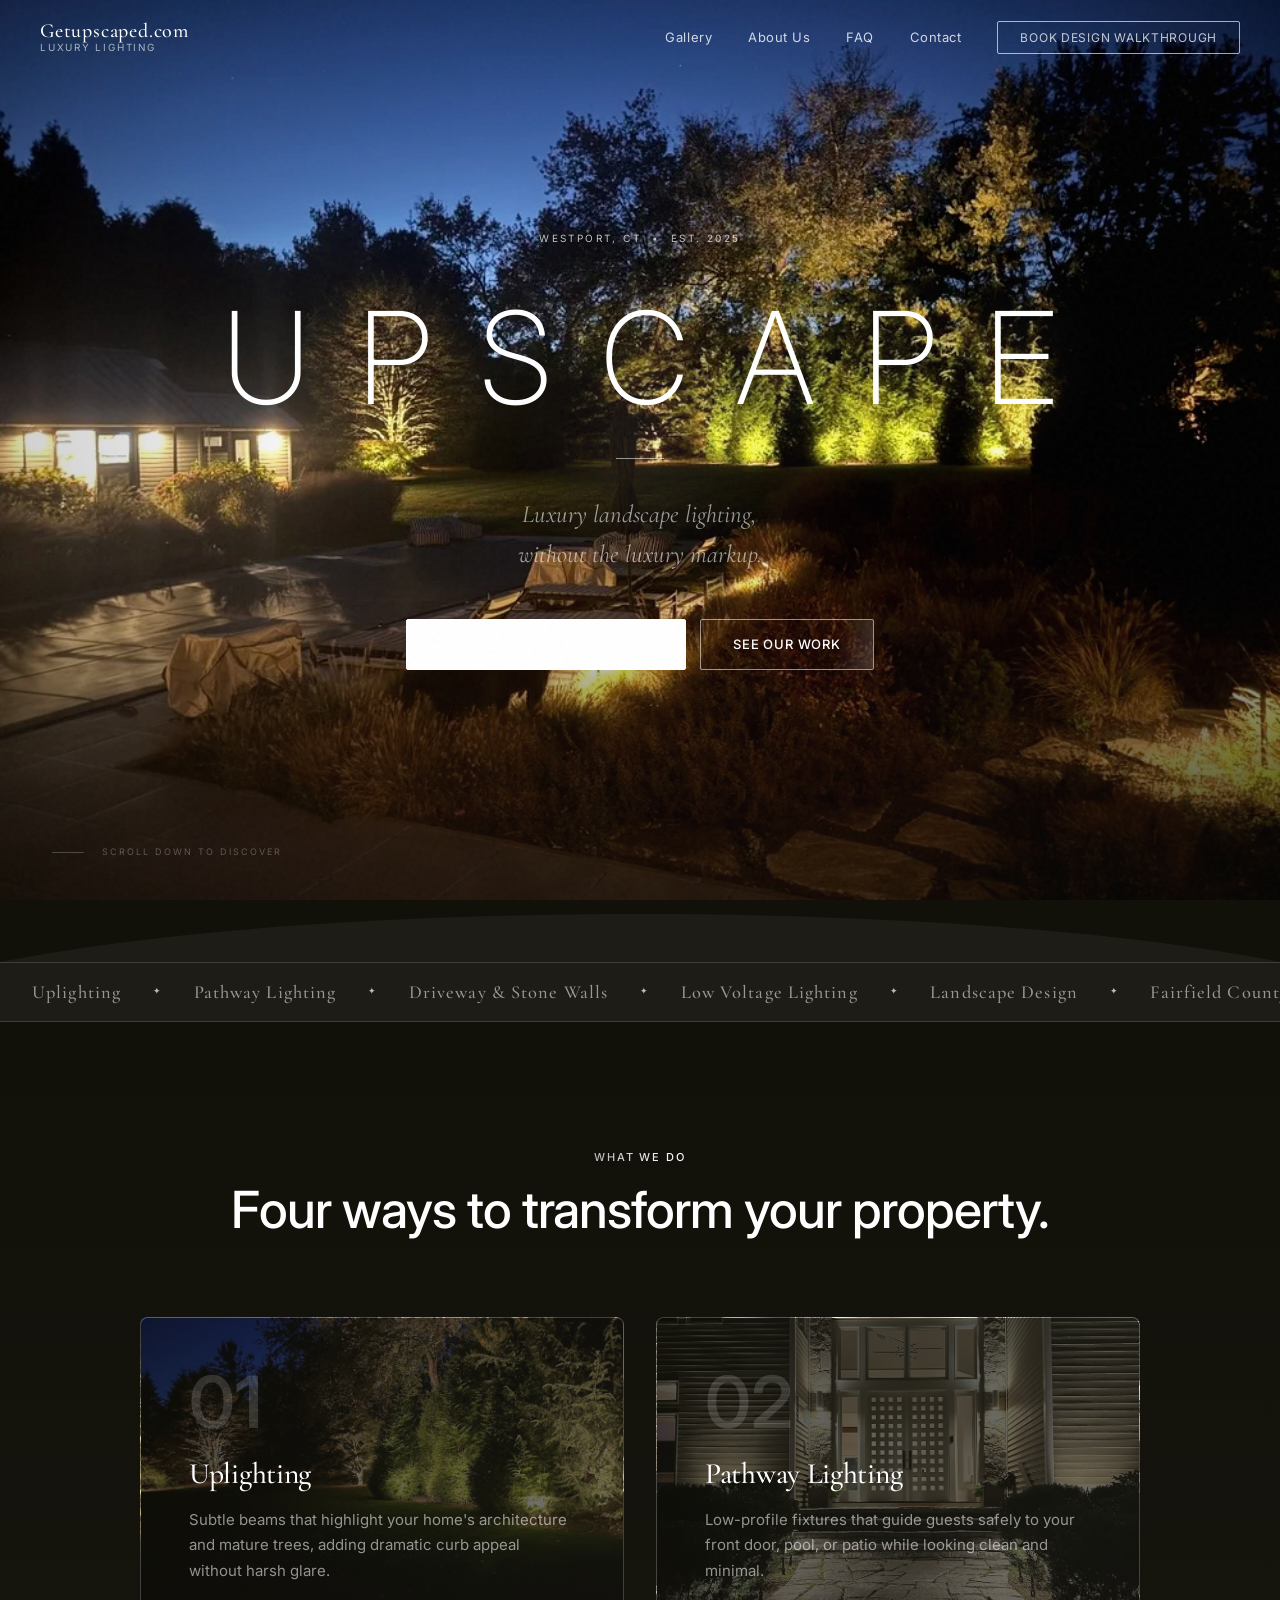
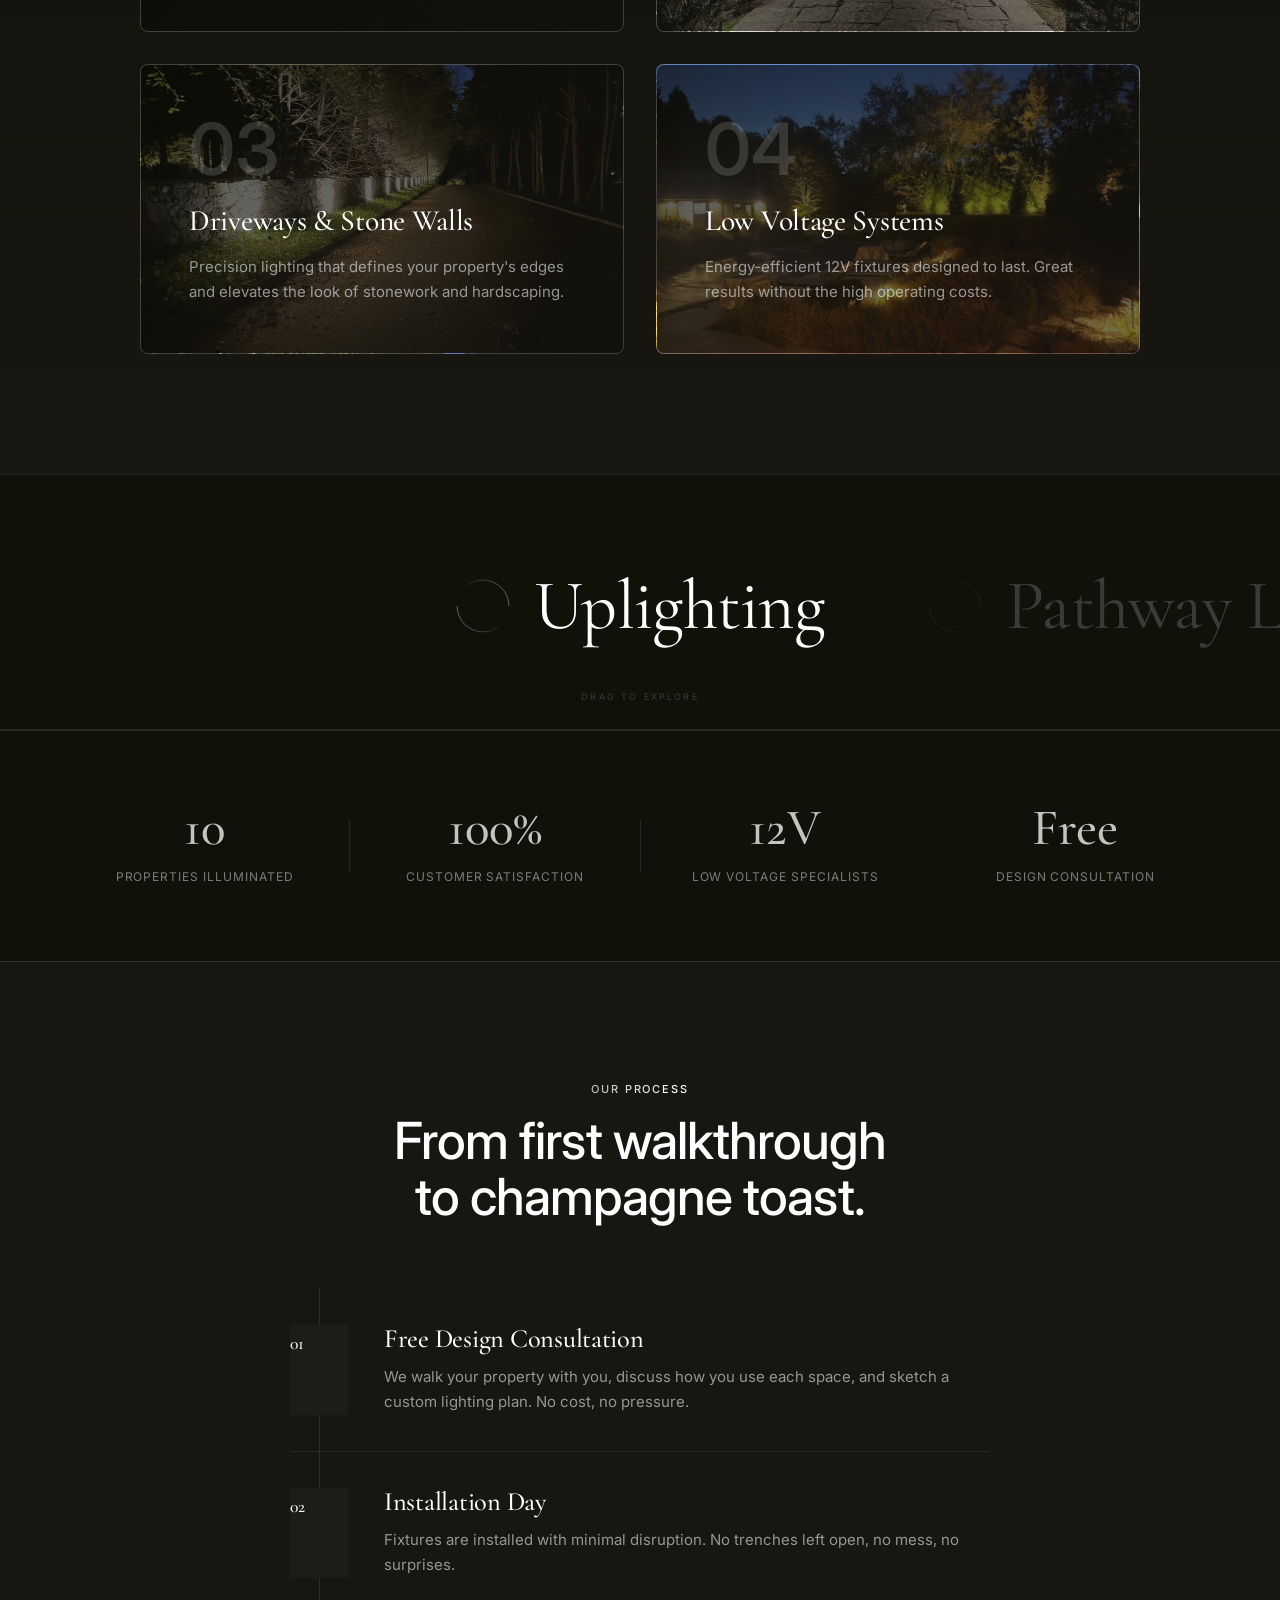
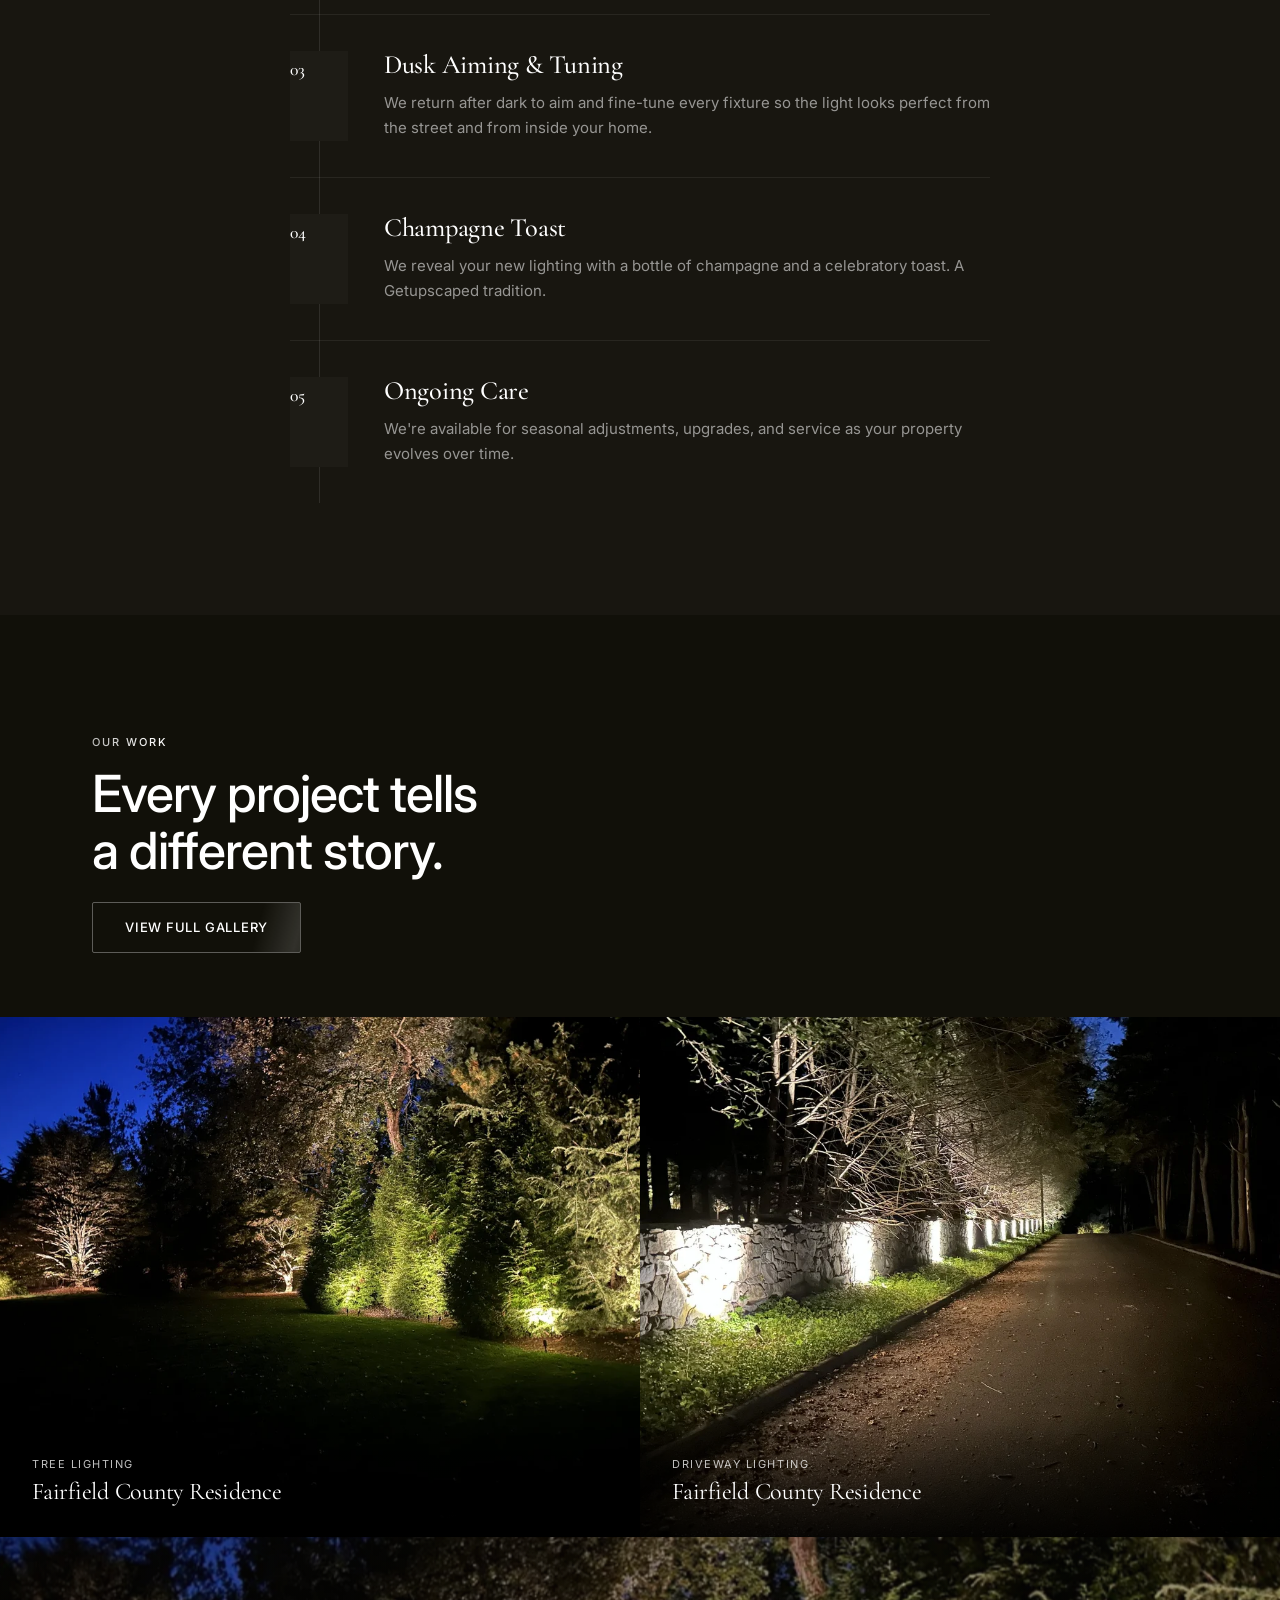
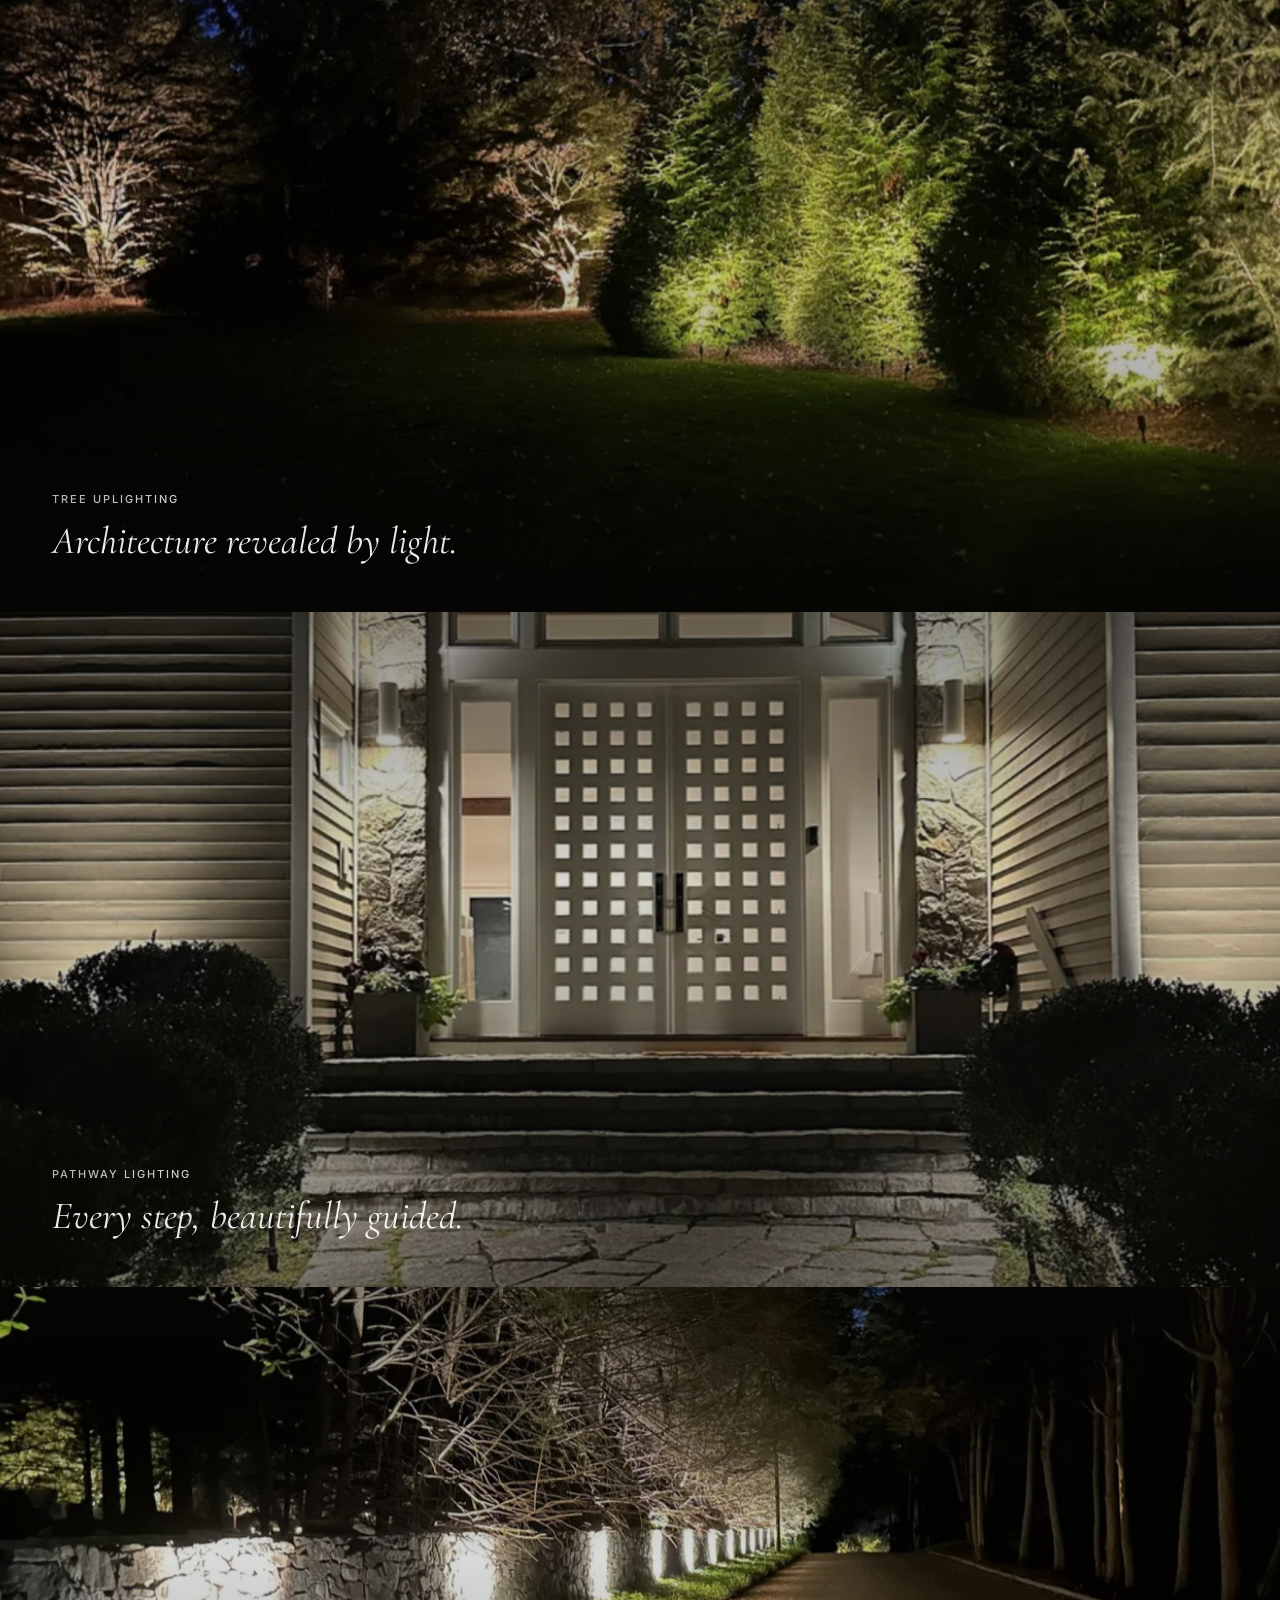
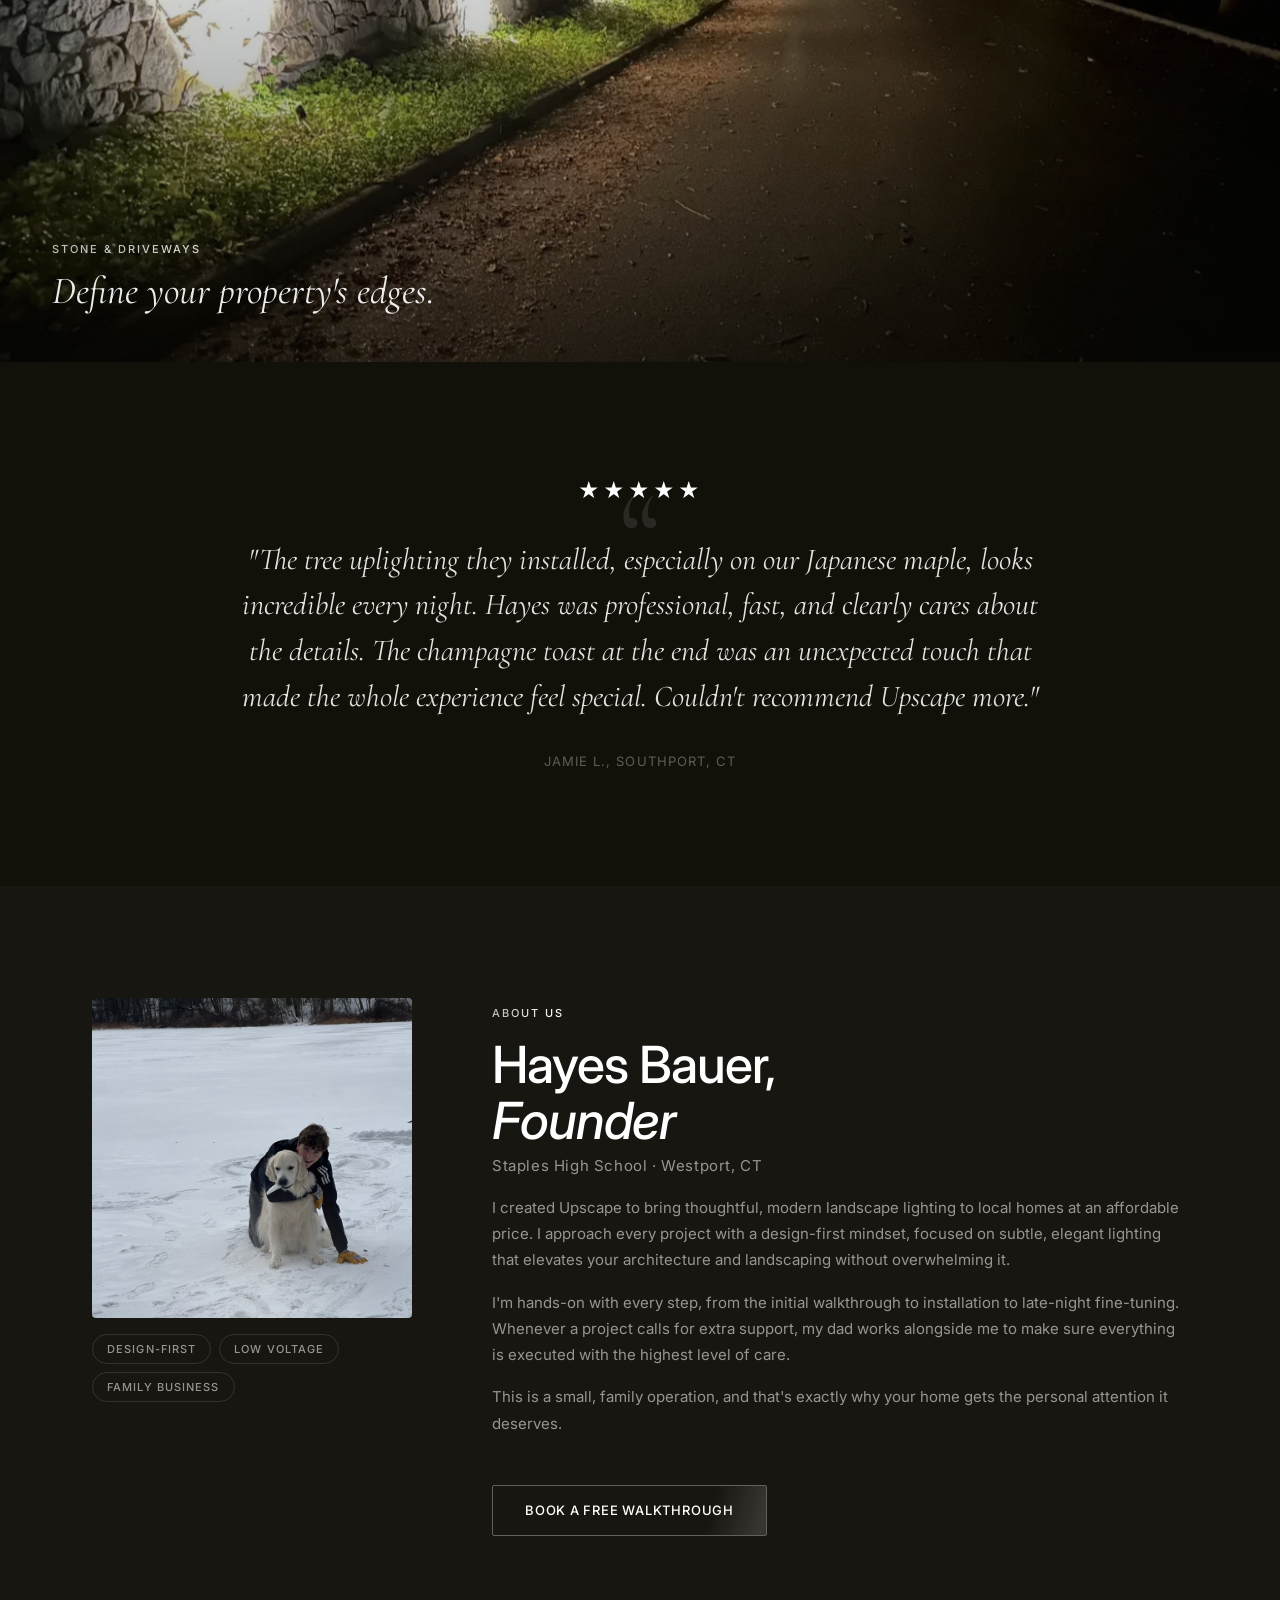
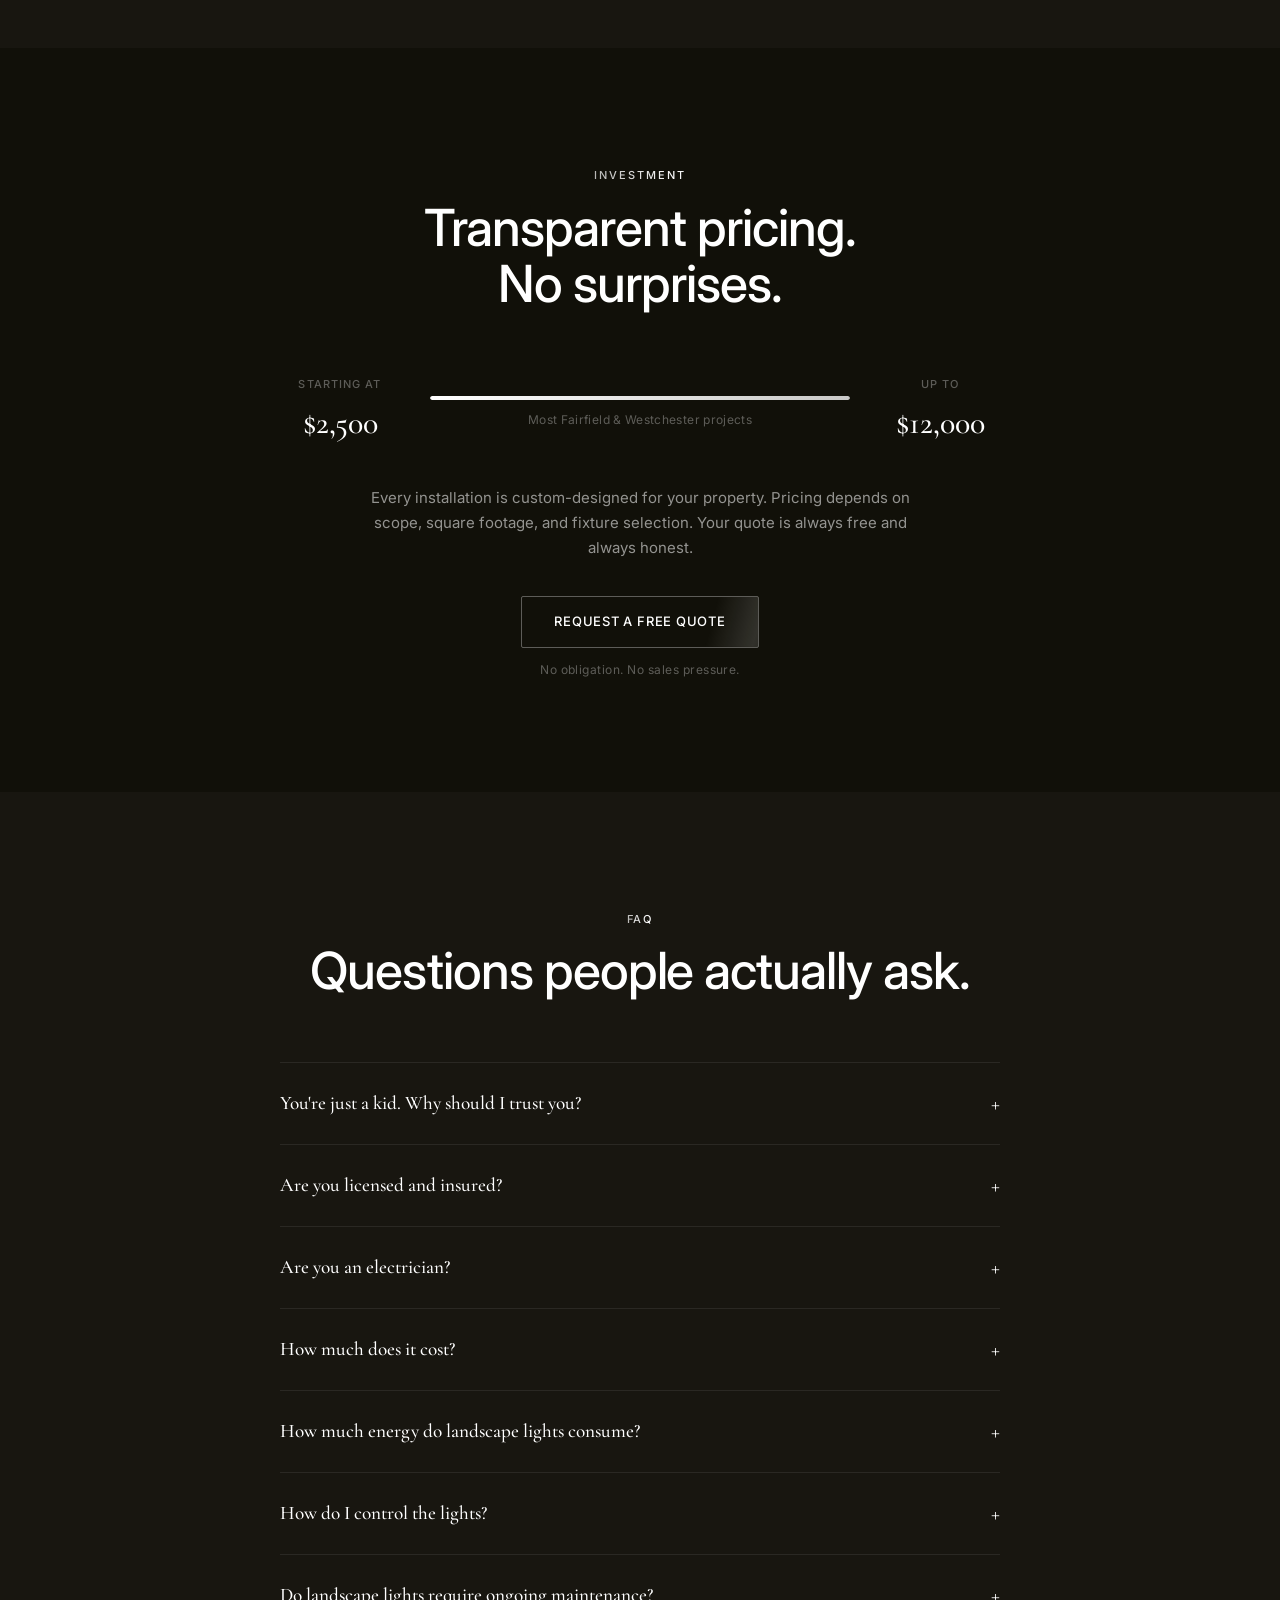
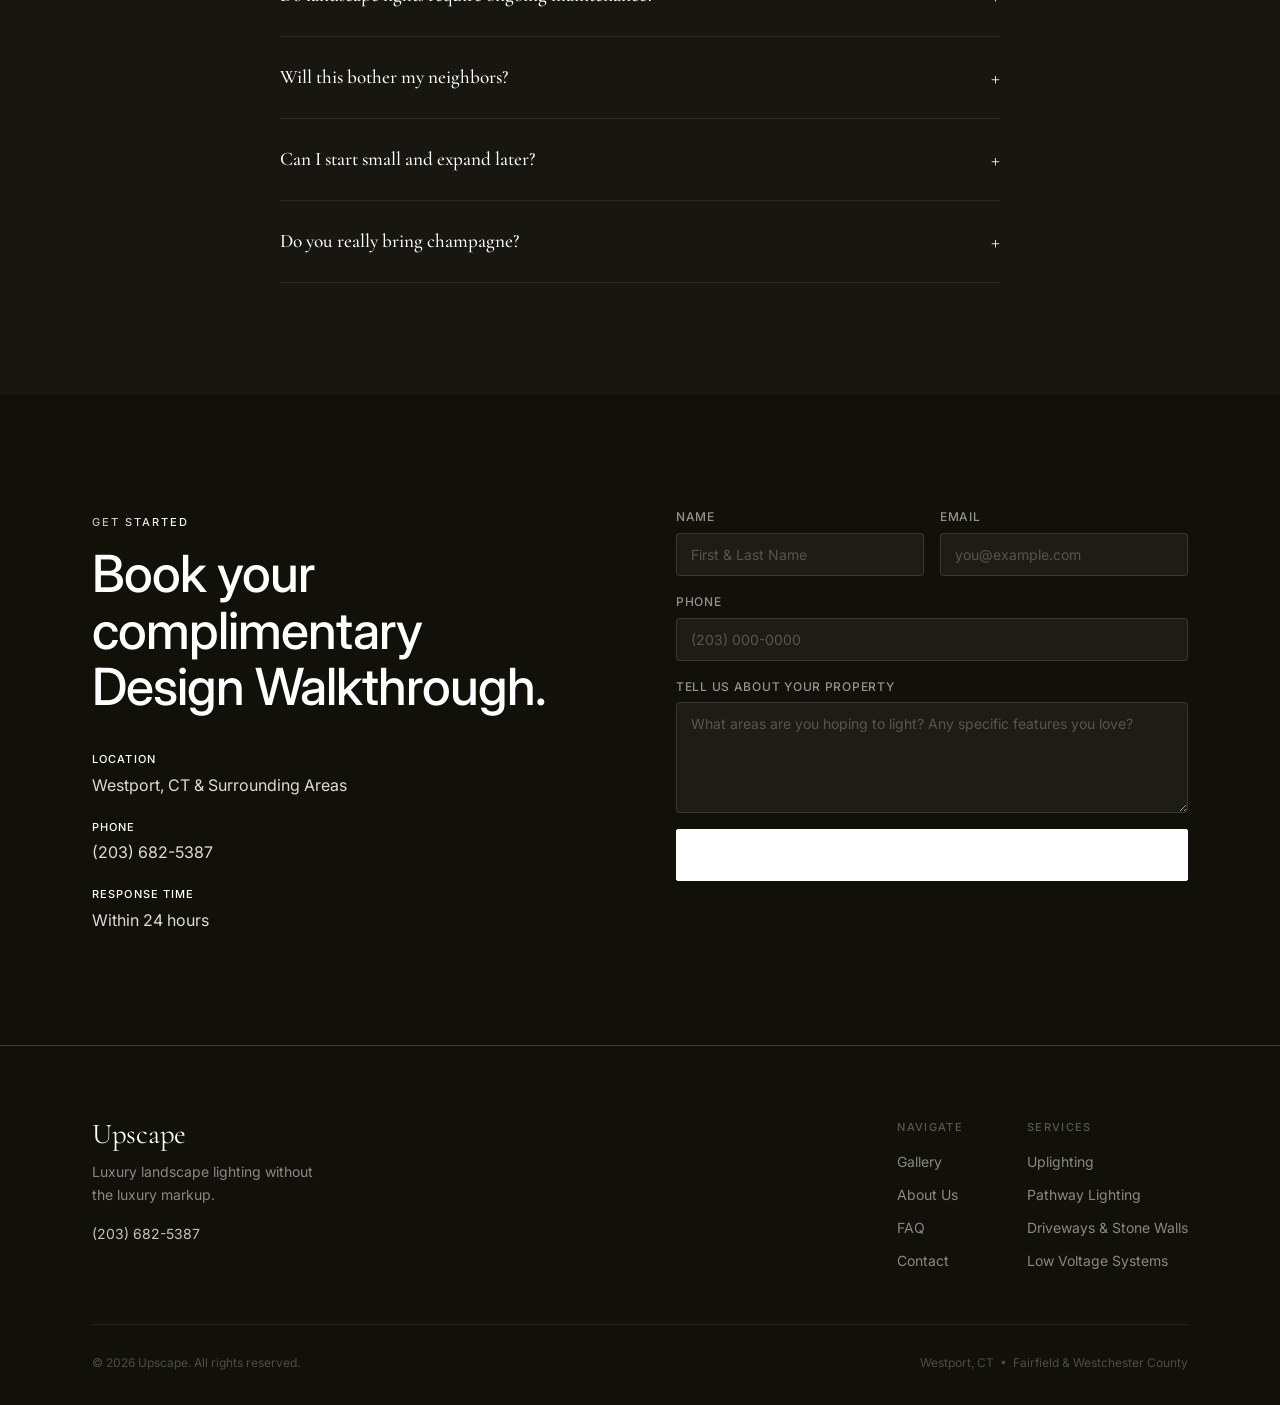
<file: index.html>
<!DOCTYPE html>
<html lang="en">
<head>
  <meta charset="UTF-8" />
  <meta name="viewport" content="width=device-width, initial-scale=1.0" />
  <title>Upscape | Luxury Landscape Lighting</title>
  <link rel="stylesheet" href="styles.css" />
  <link href="https://fonts.googleapis.com/css2?family=Cormorant+Garamond:ital,wght@0,400;0,500;0,600;1,400;1,500&family=Inter:wght@200;300;400;500&display=swap" rel="stylesheet" />
</head>
<body>

<!-- Hidden SVG grain filter -->
<svg xmlns="http://www.w3.org/2000/svg" width="0" height="0" style="position:absolute">
  <defs>
    <filter id="grain" x="0%" y="0%" width="100%" height="100%" color-interpolation-filters="sRGB">
      <feTurbulence type="fractalNoise" baseFrequency="0.65" numOctaves="3" stitchTiles="stitch" result="noise"/>
      <feColorMatrix type="saturate" values="0" in="noise" result="grayNoise"/>
      <feBlend in="SourceGraphic" in2="grayNoise" mode="overlay" result="blend"/>
      <feComposite in="blend" in2="SourceGraphic" operator="in"/>
    </filter>
  </defs>
</svg>

  <!-- NAV -->
  <nav class="nav" id="nav">
    <a href="index.html" class="nav__logo">
      <span class="nav__logo-name">Getupscaped.com</span>
      <span class="nav__logo-sub">Luxury Lighting</span>
    </a>
    <ul class="nav__links">
      <li><a href="gallery.html">Gallery</a></li>
      <li><a href="#about">About Us</a></li>
      <li><a href="#faq">FAQ</a></li>
      <li><a href="#contact">Contact</a></li>
      <li><a href="#contact" class="nav__cta">Book Design Walkthrough</a></li>
    </ul>
    <button class="nav__burger" id="burger" aria-label="Menu">
      <span></span><span></span>
    </button>
  </nav>

  <!-- MOBILE MENU -->
  <div class="mob" id="mob" aria-hidden="true">
    <button class="mob__close" id="mobClose">&#x2715;</button>
    <ul>
      <li><a href="gallery.html" class="mob__link">Gallery</a></li>
      <li><a href="#about" class="mob__link">About Us</a></li>
      <li><a href="#faq" class="mob__link">FAQ</a></li>
      <li><a href="#contact" class="mob__link">Contact</a></li>
      <li><a href="#contact" class="mob__link mob__link--cta">Book Design Walkthrough</a></li>
    </ul>
    <div class="mob__foot">
      <span>Westport, CT</span>
      <span>(203) 682-5387</span>
    </div>
  </div>

  <!-- HERO -->
  <section class="hero" id="hero">
    <div class="hero__cinematic" aria-hidden="true">
      <img src="IMG_9979.webp" alt="" draggable="false"/>
    </div>
    <div class="hero__overlay"></div>

    <div class="hero__content">
      <p class="hero__location reveal">Westport, CT &nbsp;&bull;&nbsp; Est. 2025</p>
      <h1 class="hero__wordmark reveal" data-delay="180">UPSCAPE</h1>
      <div class="hero__divider reveal" data-delay="320"></div>
      <p class="hero__tagline reveal" data-delay="420">Luxury landscape lighting,<br>without the luxury markup.</p>
      <div class="hero__actions reveal" data-delay="560">
        <a href="#contact" class="btn btn--gold">Book Design Walkthrough</a>
        <a href="gallery.html" class="btn btn--outline-white">See Our Work</a>
      </div>
    </div>

    <div class="hero__scroll-hint">
      <span class="hero__scroll-line-h"></span>
      <span class="hero__scroll-discover">Scroll down to discover</span>
    </div>
  </section>

  <!-- WAVE TRANSITION -->
  <div class="wave-mask" aria-hidden="true">
    <svg xmlns="http://www.w3.org/2000/svg" viewBox="0 0 1440 80" preserveAspectRatio="none">
      <path d="M0,80 C360,0 1080,0 1440,80 L1440,80 L0,80 Z" fill="var(--dark-2)"/>
    </svg>
  </div>

  <!-- MARQUEE TICKER -->
  <div class="marquee" aria-hidden="true">
    <div class="marquee__track">
      <span>Uplighting</span><span class="marquee__dot">✦</span>
      <span>Pathway Lighting</span><span class="marquee__dot">✦</span>
      <span>Driveway &amp; Stone Walls</span><span class="marquee__dot">✦</span>
      <span>Low Voltage Lighting</span><span class="marquee__dot">✦</span>
      <span>Landscape Design</span><span class="marquee__dot">✦</span>
      <span>Fairfield County</span><span class="marquee__dot">✦</span>
      <span>Westchester County</span><span class="marquee__dot">✦</span>
      <span>Uplighting</span><span class="marquee__dot">✦</span>
      <span>Pathway Lighting</span><span class="marquee__dot">✦</span>
      <span>Driveway &amp; Stone Walls</span><span class="marquee__dot">✦</span>
      <span>Low Voltage Lighting</span><span class="marquee__dot">✦</span>
      <span>Landscape Design</span><span class="marquee__dot">✦</span>
      <span>Fairfield County</span><span class="marquee__dot">✦</span>
      <span>Westchester County</span><span class="marquee__dot">✦</span>
    </div>
  </div>

  <!-- SERVICES SHOWCASE -->
  <section class="services-showcase" id="services">
    <div class="container">
      <div class="services-showcase__head reveal">
        <span class="eyebrow">What We Do</span>
        <h2 class="sec-title">Four ways to transform your property.</h2>
      </div>
      <div class="services-showcase__grid stagger-children">
        <div class="service-card reveal" data-delay="0">
          <div class="service-card__number">01</div>
          <h3>Uplighting</h3>
          <p>Subtle beams that highlight your home's architecture and mature trees, adding dramatic curb appeal without harsh glare.</p>
        </div>
        <div class="service-card reveal" data-delay="100">
          <div class="service-card__number">02</div>
          <h3>Pathway Lighting</h3>
          <p>Low-profile fixtures that guide guests safely to your front door, pool, or patio while looking clean and minimal.</p>
        </div>
        <div class="service-card reveal" data-delay="200">
          <div class="service-card__number">03</div>
          <h3>Driveways &amp; Stone Walls</h3>
          <p>Precision lighting that defines your property's edges and elevates the look of stonework and hardscaping.</p>
        </div>
        <div class="service-card reveal" data-delay="300">
          <div class="service-card__number">04</div>
          <h3>Low Voltage Systems</h3>
          <p>Energy-efficient 12V fixtures designed to last. Great results without the high operating costs.</p>
        </div>
      </div>
    </div>
  </section>

  <!-- MONTFORT-STYLE DRAGGABLE SERVICE TRANSITION -->
  <div class="svc-ht" id="svcHt">
    <div class="svc-ht__track" id="svcHtTrack">
      <div class="svc-ht__item" data-idx="0">
        <div class="svc-ht__spinner">
          <svg viewBox="0 0 200 200" fill="none" xmlns="http://www.w3.org/2000/svg">
            <defs>
              <linearGradient id="hta0" x1="0%" y1="0%" x2="100%" y2="0%"><stop offset="0%" stop-color="rgba(255,255,255,0)"/><stop offset="100%" stop-color="rgba(255,255,255,0.9)"/></linearGradient>
              <linearGradient id="htb0" x1="0%" y1="0%" x2="100%" y2="0%"><stop offset="0%" stop-color="rgba(255,255,255,0.9)"/><stop offset="100%" stop-color="rgba(255,255,255,0)"/></linearGradient>
            </defs>
            <path stroke="url(#hta0)" stroke-width="1.5" d="M 4 100 A 96 96 0 0 1 196 100" fill="none"/>
            <path stroke="url(#htb0)" stroke-width="1.5" d="M 196 100 A 96 96 0 0 1 4 100" fill="none"/>
          </svg>
        </div>
        <span class="svc-ht__name">Uplighting</span>
      </div>
      <div class="svc-ht__item" data-idx="1">
        <div class="svc-ht__spinner">
          <svg viewBox="0 0 200 200" fill="none" xmlns="http://www.w3.org/2000/svg">
            <defs>
              <linearGradient id="hta1" x1="0%" y1="0%" x2="100%" y2="0%"><stop offset="0%" stop-color="rgba(255,255,255,0)"/><stop offset="100%" stop-color="rgba(255,255,255,0.9)"/></linearGradient>
              <linearGradient id="htb1" x1="0%" y1="0%" x2="100%" y2="0%"><stop offset="0%" stop-color="rgba(255,255,255,0.9)"/><stop offset="100%" stop-color="rgba(255,255,255,0)"/></linearGradient>
            </defs>
            <path stroke="url(#hta1)" stroke-width="1.5" d="M 4 100 A 96 96 0 0 1 196 100" fill="none"/>
            <path stroke="url(#htb1)" stroke-width="1.5" d="M 196 100 A 96 96 0 0 1 4 100" fill="none"/>
          </svg>
        </div>
        <span class="svc-ht__name">Pathway Lighting</span>
      </div>
      <div class="svc-ht__item" data-idx="2">
        <div class="svc-ht__spinner">
          <svg viewBox="0 0 200 200" fill="none" xmlns="http://www.w3.org/2000/svg">
            <defs>
              <linearGradient id="hta2" x1="0%" y1="0%" x2="100%" y2="0%"><stop offset="0%" stop-color="rgba(255,255,255,0)"/><stop offset="100%" stop-color="rgba(255,255,255,0.9)"/></linearGradient>
              <linearGradient id="htb2" x1="0%" y1="0%" x2="100%" y2="0%"><stop offset="0%" stop-color="rgba(255,255,255,0.9)"/><stop offset="100%" stop-color="rgba(255,255,255,0)"/></linearGradient>
            </defs>
            <path stroke="url(#hta2)" stroke-width="1.5" d="M 4 100 A 96 96 0 0 1 196 100" fill="none"/>
            <path stroke="url(#htb2)" stroke-width="1.5" d="M 196 100 A 96 96 0 0 1 4 100" fill="none"/>
          </svg>
        </div>
        <span class="svc-ht__name">Driveways &amp; Walls</span>
      </div>
      <div class="svc-ht__item" data-idx="3">
        <div class="svc-ht__spinner">
          <svg viewBox="0 0 200 200" fill="none" xmlns="http://www.w3.org/2000/svg">
            <defs>
              <linearGradient id="hta3" x1="0%" y1="0%" x2="100%" y2="0%"><stop offset="0%" stop-color="rgba(255,255,255,0)"/><stop offset="100%" stop-color="rgba(255,255,255,0.9)"/></linearGradient>
              <linearGradient id="htb3" x1="0%" y1="0%" x2="100%" y2="0%"><stop offset="0%" stop-color="rgba(255,255,255,0.9)"/><stop offset="100%" stop-color="rgba(255,255,255,0)"/></linearGradient>
            </defs>
            <path stroke="url(#hta3)" stroke-width="1.5" d="M 4 100 A 96 96 0 0 1 196 100" fill="none"/>
            <path stroke="url(#htb3)" stroke-width="1.5" d="M 196 100 A 96 96 0 0 1 4 100" fill="none"/>
          </svg>
        </div>
        <span class="svc-ht__name">Low Voltage</span>
      </div>
    </div>
    <p class="svc-ht__hint">drag to explore</p>
  </div>

  <!-- STATS -->
  <div class="stats-band">
    <div class="container stats-band__inner stagger-children">
      <div class="stat reveal">
        <span class="stat__n">10</span>
        <span class="stat__l">Properties Illuminated</span>
      </div>
      <div class="stat__sep"></div>
      <div class="stat reveal" data-delay="100">
        <span class="stat__n" data-count="100" data-suffix="%" data-duration="600">0%</span>
        <span class="stat__l">Customer Satisfaction</span>
      </div>
      <div class="stat__sep"></div>
      <div class="stat reveal" data-delay="200">
        <span class="stat__n">12V</span>
        <span class="stat__l">Low Voltage Specialists</span>
      </div>
      <div class="stat__sep"></div>
      <div class="stat reveal" data-delay="300">
        <span class="stat__n">Free</span>
        <span class="stat__l">Design Consultation</span>
      </div>
    </div>
  </div>


  <!-- HOW IT WORKS -->
  <section class="process section" id="process">
    <div class="container">
      <div class="sec-head reveal" style="text-align:center">
        <span class="eyebrow">Our Process</span>
        <h2 class="sec-title">From first walkthrough<br>to champagne toast.</h2>
      </div>
      <div class="steps" id="steps">
        <div class="steps__track" aria-hidden="true">
          <div class="steps__fill" id="stepsFill"></div>
        </div>
        <div class="step reveal" data-delay="0">
          <div class="step__num">01</div>
          <div class="step__body">
            <h3>Free Design Consultation</h3>
            <p>We walk your property with you, discuss how you use each space, and sketch a custom lighting plan. No cost, no pressure.</p>
          </div>
        </div>
        <div class="step reveal" data-delay="80">
          <div class="step__num">02</div>
          <div class="step__body">
            <h3>Installation Day</h3>
            <p>Fixtures are installed with minimal disruption. No trenches left open, no mess, no surprises.</p>
          </div>
        </div>
        <div class="step reveal" data-delay="160">
          <div class="step__num">03</div>
          <div class="step__body">
            <h3>Dusk Aiming &amp; Tuning</h3>
            <p>We return after dark to aim and fine-tune every fixture so the light looks perfect from the street and from inside your home.</p>
          </div>
        </div>
        <div class="step reveal" data-delay="240">
          <div class="step__num">04</div>
          <div class="step__body">
            <h3>Champagne Toast</h3>
            <p>We reveal your new lighting with a bottle of champagne and a celebratory toast. A Getupscaped tradition.</p>
          </div>
        </div>
        <div class="step reveal" data-delay="320">
          <div class="step__num">05</div>
          <div class="step__body">
            <h3>Ongoing Care</h3>
            <p>We're available for seasonal adjustments, upgrades, and service as your property evolves over time.</p>
          </div>
        </div>
      </div>
    </div>
  </section>

  <!-- GALLERY PREVIEW -->
  <section class="preview section">
    <div class="container">
      <div class="sec-head reveal">
        <span class="eyebrow">Our Work</span>
        <h2 class="sec-title">Every project tells<br>a different story.</h2>
        <a href="gallery.html" class="btn btn--dark" style="margin-top:24px">View Full Gallery</a>
      </div>
    </div>
    <div class="preview__grid">
      <div class="preview__item reveal" data-delay="0">
        <div class="preview__bg preview__bg--1"></div>
        <div class="preview__caption">
          <span>Tree Lighting</span>
          <h3>Fairfield County Residence</h3>
        </div>
      </div>
      <div class="preview__item reveal" data-delay="120">
        <div class="preview__bg preview__bg--2"></div>
        <div class="preview__caption">
          <span>Driveway Lighting</span>
          <h3>Fairfield County Residence</h3>
        </div>
      </div>
    </div>
  </section>

  <!-- PARALLAX PHOTO STRIP -->
  <div class="parallax-strip">
    <div class="parallax-strip__panel" data-zoom>
      <div class="parallax-strip__bg parallax-strip__bg--1"></div>
      <div class="parallax-strip__overlay"></div>
      <div class="parallax-strip__label">
        <span class="eyebrow">Tree Uplighting</span>
        <p>Architecture revealed by light.</p>
      </div>
    </div>
    <div class="parallax-strip__panel" data-zoom>
      <div class="parallax-strip__bg parallax-strip__bg--2"></div>
      <div class="parallax-strip__overlay"></div>
      <div class="parallax-strip__label">
        <span class="eyebrow">Pathway Lighting</span>
        <p>Every step, beautifully guided.</p>
      </div>
    </div>
    <div class="parallax-strip__panel" data-zoom>
      <div class="parallax-strip__bg parallax-strip__bg--3"></div>
      <div class="parallax-strip__overlay"></div>
      <div class="parallax-strip__label">
        <span class="eyebrow">Stone &amp; Driveways</span>
        <p>Define your property's edges.</p>
      </div>
    </div>
  </div>

  <!-- TESTIMONIAL -->
  <section class="testi section" id="testimonial">
    <div class="container">
      <div class="testi__inner reveal">
        <div class="testi__stars">★★★★★</div>
        <blockquote>"The tree uplighting they installed, especially on our Japanese maple, looks incredible every night. Hayes was professional, fast, and clearly cares about the details. The champagne toast at the end was an unexpected touch that made the whole experience feel special. Couldn't recommend Upscape more."</blockquote>
        <cite>Jamie L., Southport, CT</cite>
      </div>
    </div>
  </section>

  <!-- ABOUT -->
  <section class="about section" id="about">
    <div class="container">
      <div class="about__inner">
        <div class="about__img reveal">
          <div class="about__img-box">
            <img src="hayes-and-dog.jpeg" alt="Hayes Bauer" class="about__photo" />
            <div class="about__img-glow"></div>
          </div>
          <div class="about__tags">
            <span>Design-First</span>
            <span>Low Voltage</span>
            <span>Family Business</span>
          </div>
        </div>
        <div class="about__text reveal" data-delay="150">
          <span class="eyebrow">About Us</span>
          <h2 class="sec-title">Hayes Bauer,<br><em>Founder</em></h2>
          <p class="about__school">Staples High School &middot; Westport, CT</p>
          <p>I created Upscape to bring thoughtful, modern landscape lighting to local homes at an affordable price. I approach every project with a design-first mindset, focused on subtle, elegant lighting that elevates your architecture and landscaping without overwhelming it.</p>
          <p>I'm hands-on with every step, from the initial walkthrough to installation to late-night fine-tuning. Whenever a project calls for extra support, my dad works alongside me to make sure everything is executed with the highest level of care.</p>
          <p>This is a small, family operation, and that's exactly why your home gets the personal attention it deserves.</p>
          <a href="#contact" class="btn btn--dark" style="margin-top:32px">Book a Free Walkthrough</a>
        </div>
      </div>
    </div>
  </section>

  <!-- PRICING -->
  <section class="pricing section" id="pricing">
    <div class="container">
      <div class="sec-head reveal" style="text-align:center">
        <span class="eyebrow">Investment</span>
        <h2 class="sec-title">Transparent pricing.<br>No surprises.</h2>
      </div>
      <div class="pricing__range reveal">
        <div class="pricing__end">
          <span class="pricing__label">Starting at</span>
          <span class="pricing__value">$2,500</span>
        </div>
        <div class="pricing__bar-wrap">
          <div class="pricing__bar">
            <div class="pricing__fill" id="pricingFill"></div>
          </div>
          <span class="pricing__bar-note">Most Fairfield &amp; Westchester projects</span>
        </div>
        <div class="pricing__end">
          <span class="pricing__label">Up to</span>
          <span class="pricing__value">$12,000</span>
        </div>
      </div>
      <p class="pricing__note reveal">Every installation is custom-designed for your property. Pricing depends on scope, square footage, and fixture selection. Your quote is always free and always honest.</p>
      <div class="pricing__cta reveal">
        <a href="#contact" class="btn btn--dark">Request a Free Quote</a>
        <span class="pricing__disclaimer">No obligation. No sales pressure.</span>
      </div>
    </div>
  </section>

  <!-- FAQ -->
  <section class="faq section" id="faq">
    <div class="container">
      <div class="sec-head reveal" style="text-align:center">
        <span class="eyebrow">FAQ</span>
        <h2 class="sec-title">Questions people actually ask.</h2>
      </div>
      <div class="faq__list">
        <div class="faq__item reveal">
          <button class="faq__q" aria-expanded="false">You're just a kid. Why should I trust you?</button>
          <div class="faq__a"><div><p>Fair question. My age means I bring genuine enthusiasm to every project, not someone going through the motions. Every client I've worked with has been fully satisfied, and my dad is involved in every installation to make sure the quality is there. I'm also not going anywhere. I'll be around to support your lighting long after the project wraps.</p></div></div>
        </div>
        <div class="faq__item reveal" data-delay="40">
          <button class="faq__q" aria-expanded="false">Are you licensed and insured?</button>
          <div class="faq__a"><div><p>Low voltage landscape lighting (typically 12V) is specifically designed to be safe to install without an electrical license. In Connecticut and most states, low voltage work of this kind doesn't require a licensed electrician. The transformers and fixtures operate well below any risk threshold. I'm always happy to address any concerns before we start.</p></div></div>
        </div>
        <div class="faq__item reveal" data-delay="80">
          <button class="faq__q" aria-expanded="false">Are you an electrician?</button>
          <div class="faq__a"><div><p>No, and for low voltage landscape lighting, you don't need one. These systems run at 12 volts, far below the 120V household wiring that requires a licensed electrician. Low voltage is what makes outdoor landscape lighting safe, affordable, and the perfect fit for what I do.</p></div></div>
        </div>
        <div class="faq__item reveal" data-delay="120">
          <button class="faq__q" aria-expanded="false">How much does it cost?</button>
          <div class="faq__a"><div><p>Most projects fall between $2,500 and $12,000 depending on scope, number of fixtures, and the complexity of your property. I give every client a free, itemized quote before any work begins. No hidden fees, no surprises.</p></div></div>
        </div>
        <div class="faq__item reveal" data-delay="160">
          <button class="faq__q" aria-expanded="false">How much energy do landscape lights consume?</button>
          <div class="faq__a"><div><p>Very little. LED low voltage fixtures typically draw 1–7 watts each. A full setup of 10 lights uses roughly 7.2 kWh per month, around $1–2 on your electric bill.</p></div></div>
        </div>
        <div class="faq__item reveal" data-delay="200">
          <button class="faq__q" aria-expanded="false">How do I control the lights?</button>
          <div class="faq__a"><div><p>Your system includes a programmable transformer with automatic on/off schedules. Many setups also support dusk-to-dawn sensors or smart timers you can control from your phone. We'll set everything up and walk you through it before we leave.</p></div></div>
        </div>
        <div class="faq__item reveal" data-delay="240">
          <button class="faq__q" aria-expanded="false">Do landscape lights require ongoing maintenance?</button>
          <div class="faq__a"><div><p>Minimal. LED fixtures last tens of thousands of hours. I include a complimentary follow-up check-in after installation, and I'm always a text away if anything comes up.</p></div></div>
        </div>
        <div class="faq__item reveal" data-delay="280">
          <button class="faq__q" aria-expanded="false">Will this bother my neighbors?</button>
          <div class="faq__a"><div><p>Not if it's designed correctly, and good design is the whole point. Every fixture is aimed deliberately at your architecture, trees, or pathways, not toward the street or neighboring properties.</p></div></div>
        </div>
        <div class="faq__item reveal" data-delay="320">
          <button class="faq__q" aria-expanded="false">Can I start small and expand later?</button>
          <div class="faq__a"><div><p>Absolutely. Low voltage systems are modular by design. We can light one zone now and add more fixtures down the road without touching any of the existing work.</p></div></div>
        </div>
        <div class="faq__item reveal" data-delay="360">
          <button class="faq__q" aria-expanded="false">Do you really bring champagne?</button>
          <div class="faq__a"><div><p>Yes, and one I genuinely look forward to on every project. Once the installation is complete and we've done our nighttime walkthrough together, we pop a bottle to celebrate. Sparkling cider available too.</p></div></div>
        </div>
      </div>
    </div>
  </section>

  <!-- CONTACT -->
  <section class="contact section" id="contact">
    <div class="container">
      <div class="contact__inner">
        <div class="contact__left reveal">
          <span class="eyebrow">Get Started</span>
          <h2 class="sec-title">Book your complimentary<br>Design Walkthrough.</h2>
          <div class="contact__details">
            <div class="contact__detail">
              <span class="contact__detail-label">Location</span>
              <span>Westport, CT &amp; Surrounding Areas</span>
            </div>
            <div class="contact__detail">
              <span class="contact__detail-label">Phone</span>
              <a href="tel:+12036825387">(203) 682-5387</a>
            </div>
            <div class="contact__detail">
              <span class="contact__detail-label">Response Time</span>
              <span>Within 24 hours</span>
            </div>
          </div>
        </div>
        <form class="contact__form reveal" data-delay="150" id="contactForm">
          <div class="form__row">
            <div class="form__field">
              <label for="name">Name</label>
              <input type="text" id="name" placeholder="First &amp; Last Name" required />
            </div>
            <div class="form__field">
              <label for="email">Email</label>
              <input type="email" id="email" placeholder="you@example.com" required />
            </div>
          </div>
          <div class="form__field">
            <label for="phone">Phone</label>
            <input type="tel" id="phone" placeholder="(203) 000-0000" />
          </div>
          <div class="form__field">
            <label for="msg">Tell us about your property</label>
            <textarea id="msg" rows="5" placeholder="What areas are you hoping to light? Any specific features you love?"></textarea>
          </div>
          <button type="submit" class="btn btn--dark btn--full">Request Free Design Consultation</button>
        </form>
      </div>
    </div>
  </section>

  <!-- FOOTER -->
  <footer class="footer">
    <div class="container">
      <div class="footer__top">
        <div class="footer__brand">
          <h3>Upscape</h3>
          <p>Luxury landscape lighting without<br>the luxury markup.</p>
          <a href="tel:+12036825387">(203) 682-5387</a>
        </div>
        <div class="footer__cols">
          <div class="footer__col">
            <p class="footer__col-head">Navigate</p>
            <a href="gallery.html">Gallery</a>
            <a href="#about">About Us</a>
            <a href="#faq">FAQ</a>
            <a href="#contact">Contact</a>
          </div>
          <div class="footer__col">
            <p class="footer__col-head">Services</p>
            <span>Uplighting</span>
            <span>Pathway Lighting</span>
            <span>Driveways &amp; Stone Walls</span>
            <span>Low Voltage Systems</span>
          </div>
        </div>
      </div>
      <div class="footer__bottom">
        <p>&copy; 2026 Upscape. All rights reserved.</p>
        <p>Westport, CT &nbsp;&bull;&nbsp; Fairfield &amp; Westchester County</p>
      </div>
    </div>
  </footer>

  <div id="spotlight" aria-hidden="true"></div>
  <script src="script.js"></script>
</body>
</html>
</file>
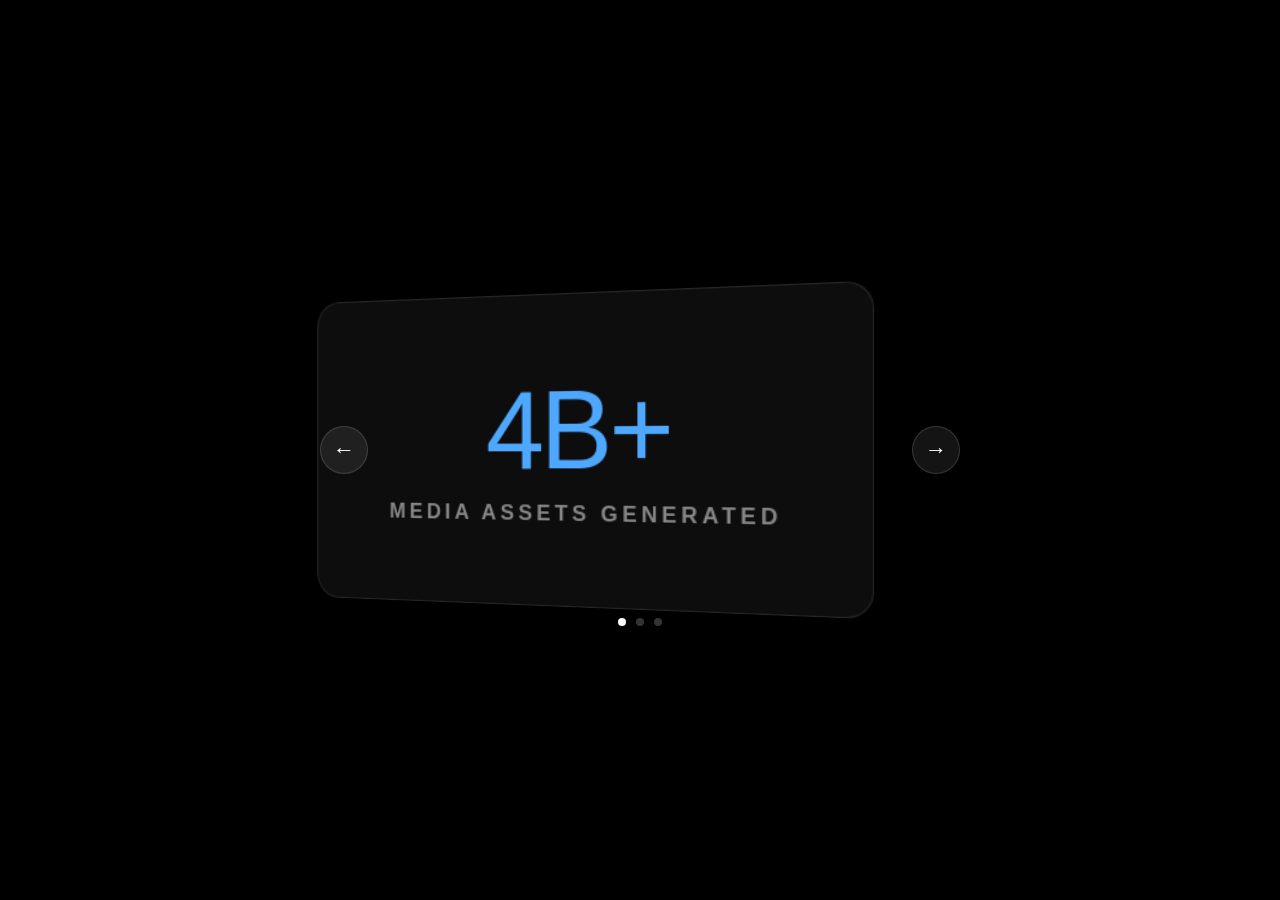
<file: carousel.html>
<!DOCTYPE html>
<html lang="en">
<head>
<meta charset="UTF-8"/>
<meta name="viewport" content="width=device-width, initial-scale=1.0"/>
<title>Stats Carousel</title>
<style>
  *, *::before, *::after { box-sizing: border-box; margin: 0; padding: 0; }

  body {
    background: #000;
    display: flex;
    align-items: center;
    justify-content: center;
    min-height: 100vh;
    font-family: Impact, 'Arial Narrow', Arial, sans-serif;
    overflow: hidden;
    user-select: none;
  }

  .wrap {
    position: relative;
    display: flex;
    align-items: center;
    gap: 32px;
  }

  .scene {
    width: 480px;
    height: 280px;
    perspective: 900px;
    perspective-origin: 50% 50%;
  }

  .carousel {
    width: 100%;
    height: 100%;
    position: relative;
    transform-style: preserve-3d;
  }

  .card {
    position: absolute;
    width: 440px;
    height: 240px;
    left: 50%;
    top: 50%;
    margin-left: -220px;
    margin-top: -120px;
    display: flex;
    flex-direction: column;
    align-items: center;
    justify-content: center;
    text-align: center;
    border-radius: 20px;
    padding: 32px;
    background: rgba(255,255,255,0.05);
    border: 1px solid rgba(255,255,255,0.1);
    backface-visibility: hidden;
  }

  .card__number {
    font-size: 86px;
    line-height: 1;
    letter-spacing: -3px;
  }

  .card__label {
    font-size: 17px;
    letter-spacing: 0.2em;
    text-transform: uppercase;
    margin-top: 12px;
    color: rgba(255,255,255,0.5);
    font-family: 'Arial Narrow', Arial, sans-serif;
    font-weight: 700;
  }

  .card--0 .card__number { color: #4ea8ff; }
  .card--1 .card__number { color: #f5c842; }
  .card--2 .card__number { color: #4ecf7a; }

  .arrow {
    background: rgba(255,255,255,0.08);
    border: 1px solid rgba(255,255,255,0.15);
    color: #fff;
    width: 48px;
    height: 48px;
    border-radius: 50%;
    font-size: 22px;
    cursor: pointer;
    display: flex;
    align-items: center;
    justify-content: center;
    transition: background 0.2s;
    flex-shrink: 0;
  }
  .arrow:hover { background: rgba(255,255,255,0.2); }

  .dots {
    position: absolute;
    bottom: -36px;
    left: 50%;
    transform: translateX(-50%);
    display: flex;
    gap: 10px;
  }
  .dot {
    width: 8px;
    height: 8px;
    border-radius: 50%;
    background: rgba(255,255,255,0.2);
    transition: background 0.3s;
  }
  .dot.active { background: #fff; }
</style>
</head>
<body>

<div class="wrap">
  <button class="arrow" id="prev">&#8592;</button>
  <div style="position:relative;">
    <div class="scene">
      <div class="carousel" id="carousel"></div>
    </div>
    <div class="dots" id="dots"></div>
  </div>
  <button class="arrow" id="next">&#8594;</button>
</div>

<script>
  const stats = [
    { number: '4B+', label: 'Media Assets Generated' },
    { number: '16',  label: 'Industries Empowered'   },
    { number: '235', label: 'Countries & Territories' },
  ];

  const N         = stats.length;
  const angleStep = 360 / N;
  const radius    = 220;

  const carouselEl = document.getElementById('carousel');
  const dotsEl     = document.getElementById('dots');

  stats.forEach((s, i) => {
    const card = document.createElement('div');
    card.className = `card card--${i}`;
    card.innerHTML = `<div class="card__number">${s.number}</div><div class="card__label">${s.label}</div>`;
    card.style.transform = `rotateY(${angleStep * i}deg) translateZ(${radius}px)`;
    carouselEl.appendChild(card);

    const dot = document.createElement('div');
    dot.className = 'dot';
    dotsEl.appendChild(dot);
  });

  let angle    = 0;
  let autoOn   = true;
  let dragOn   = false;
  let dragX    = 0;
  let dragBase = 0;

  function activeIdx() {
    return Math.round(((-angle % 360) + 360) % 360 / angleStep) % N;
  }

  function render() {
    carouselEl.style.transform = `rotateY(${angle}deg)`;
    const idx = activeIdx();
    dotsEl.querySelectorAll('.dot').forEach((d, i) => d.classList.toggle('active', i === idx));
  }

  (function loop() {
    if (autoOn && !dragOn) angle -= 0.2;
    render();
    requestAnimationFrame(loop);
  })();

  function pauseAuto() {
    autoOn = false;
    clearTimeout(window._autoResume);
    window._autoResume = setTimeout(() => autoOn = true, 2000);
  }

  document.getElementById('prev').addEventListener('click', () => { angle += angleStep; pauseAuto(); });
  document.getElementById('next').addEventListener('click', () => { angle -= angleStep; pauseAuto(); });

  carouselEl.addEventListener('mousedown',  e => { dragOn = true; dragX = e.clientX; dragBase = angle; pauseAuto(); });
  window.addEventListener('mousemove',      e => { if (dragOn) angle = dragBase + (e.clientX - dragX) * 0.5; });
  window.addEventListener('mouseup',        ()  => { dragOn = false; });

  carouselEl.addEventListener('touchstart', e => { dragOn = true; dragX = e.touches[0].clientX; dragBase = angle; pauseAuto(); }, { passive: true });
  window.addEventListener('touchmove',      e => { if (dragOn) angle = dragBase + (e.touches[0].clientX - dragX) * 0.5; }, { passive: true });
  window.addEventListener('touchend',       ()  => { dragOn = false; });
</script>
</body>
</html>
</file>
<file: styles.css>
/* ===========================
   PHOTO TREATMENT — less AI, more real
=========================== */
/* Applied to all house/property images */
.hero__cinematic img,
.ba-after img,
.ba-before img,
.hiw__step-img img {
  filter: contrast(1.08) saturate(0.88) brightness(0.97);
}

/* Grain overlay on image containers */
.hero__cinematic::after,
.ba-after::after,
.ba-before::after,
.hiw__step-img::after {
  content: '';
  position: absolute;
  inset: 0;
  background-image: url("data:image/svg+xml,%3Csvg xmlns='http://www.w3.org/2000/svg' width='300' height='300'%3E%3Cfilter id='n'%3E%3CfeTurbulence type='fractalNoise' baseFrequency='0.75' numOctaves='4' stitchTiles='stitch'/%3E%3C/filter%3E%3Crect width='300' height='300' filter='url(%23n)' opacity='0.04'/%3E%3C/svg%3E");
  background-repeat: repeat;
  background-size: 200px 200px;
  pointer-events: none;
  z-index: 2;
  mix-blend-mode: overlay;
  opacity: 0.35;
}

/* ===========================
   ROOT & RESET
=========================== */
*, *::before, *::after { box-sizing: border-box; margin: 0; padding: 0; }

:root {
  --cream:    #111009;
  --cream-2:  #181610;
  --dark:     #111009;
  --dark-2:   #1e1c16;
  --gold:     #ffffff;
  --gold-lt:  rgba(255,255,255,0.75);
  --text:     rgba(255,255,255,0.85);
  --text-mid: rgba(255,255,255,0.55);
  --text-lt:  rgba(255,255,255,0.32);
  --white:    #ffffff;
  --nav-h:    72px;
  --radius:   4px;
  --ease:     cubic-bezier(0.22, 1, 0.36, 1);
}

html { scroll-behavior: smooth; }

/* ===========================
   KEYFRAMES
=========================== */

@keyframes float {
  0%, 100% { transform: translateY(0px); }
  50%       { transform: translateY(-10px); }
}

@keyframes float-slow {
  0%, 100% { transform: translateY(0px); }
  50%       { transform: translateY(-6px); }
}

@keyframes bounce-in {
  0%   { transform: translateY(32px) scale(0.94); opacity: 0; }
  60%  { transform: translateY(-6px) scale(1.02); opacity: 1; }
  80%  { transform: translateY(3px) scale(0.99); }
  100% { transform: translateY(0) scale(1); opacity: 1; }
}

@keyframes pulse-glow {
  0%, 100% { text-shadow: 0 0 0px rgba(255,255,255,0); }
  50%       { text-shadow: 0 0 24px rgba(255,255,255,0.6), 0 0 48px rgba(255,255,255,0.25); }
}

@keyframes shimmer-sweep {
  0%   { background-position: -200% center; }
  100% { background-position: 200% center; }
}

@keyframes fade-up {
  from { opacity: 0; transform: translateY(36px); }
  to   { opacity: 1; transform: translateY(0); }
}

@keyframes fade-scale {
  from { opacity: 0; transform: scale(0.92) translateY(20px); }
  to   { opacity: 1; transform: scale(1) translateY(0); }
}

@keyframes blur-in {
  from { opacity: 0; filter: blur(12px); transform: translateY(16px); }
  to   { opacity: 1; filter: blur(0); transform: translateY(0); }
}

@keyframes word-rise {
  from { opacity: 0; transform: translateY(28px) rotateX(14deg); }
  to   { opacity: 1; transform: translateY(0) rotateX(0deg); }
}

@keyframes line-grow {
  from { width: 0; opacity: 0; }
  to   { width: 100%; opacity: 1; }
}

@keyframes spin-in {
  from { opacity: 0; transform: rotate(-8deg) scale(0.88); }
  to   { opacity: 1; transform: rotate(0deg) scale(1); }
}

@keyframes ripple-out {
  to { transform: scale(1); opacity: 0; }
}

/* ===========================
   ENHANCED SCROLL REVEALS
=========================== */

.reveal-scale {
  opacity: 0;
  transform: scale(0.93) translateY(20px);
  transition: opacity 0.8s var(--ease), transform 0.8s var(--ease);
}
.reveal-scale.visible { opacity: 1; transform: scale(1) translateY(0); }

.reveal-blur {
  opacity: 0;
  filter: blur(10px);
  transform: translateY(18px);
  transition: opacity 0.9s var(--ease), transform 0.9s var(--ease), filter 0.9s var(--ease);
}
.reveal-blur.visible { opacity: 1; filter: blur(0); transform: translateY(0); }

.reveal-rotate {
  opacity: 0;
  transform: rotate(-4deg) translateY(24px);
  transition: opacity 0.75s var(--ease), transform 0.75s var(--ease);
}
.reveal-rotate.visible { opacity: 1; transform: rotate(0deg) translateY(0); }

/* Stagger children automatically */
.stagger-children > * {
  opacity: 0;
  transform: translateY(28px);
  transition: opacity 0.7s var(--ease), transform 0.7s var(--ease);
}
.stagger-children.visible > *:nth-child(1) { opacity: 1; transform: none; transition-delay: 0ms; }
.stagger-children.visible > *:nth-child(2) { opacity: 1; transform: none; transition-delay: 90ms; }
.stagger-children.visible > *:nth-child(3) { opacity: 1; transform: none; transition-delay: 180ms; }
.stagger-children.visible > *:nth-child(4) { opacity: 1; transform: none; transition-delay: 270ms; }
.stagger-children.visible > *:nth-child(5) { opacity: 1; transform: none; transition-delay: 360ms; }

/* ===========================
   FLOATING ELEMENTS
=========================== */

.hero__scroll-hint { animation: float 4s ease-in-out infinite; }

.marquee__dot { animation: pulse-glow 2.5s ease-in-out infinite; }

.stat__n { animation: pulse-glow 4s ease-in-out infinite; }

/* ===========================
   BUTTON HOVER — GLOW + SCALE + ROTATE
=========================== */

.btn {
  position: relative;
  overflow: hidden;
  transform-origin: center;
}

/* Shimmer sweep on hover */
.btn::before {
  content: '';
  position: absolute;
  inset: 0;
  background: linear-gradient(
    105deg,
    transparent 40%,
    rgba(255,255,255,0.14) 50%,
    transparent 60%
  );
  background-size: 200% 100%;
  background-position: -200% center;
  transition: none;
  pointer-events: none;
  z-index: 1;
}
.btn:hover::before {
  animation: shimmer-sweep 0.55s ease forwards;
}

.btn--gold {
  transition: background 0.25s, color 0.25s, border-color 0.25s,
              transform 0.2s var(--ease), box-shadow 0.25s;
}
.btn--gold:hover {
  transform: translateY(-2px) scale(1.03);
  box-shadow: 0 8px 32px rgba(255,255,255,0.45), 0 2px 8px rgba(255,255,255,0.3);
}
.btn--gold:active { transform: translateY(0) scale(0.98); transition-duration: 0.1s; }

.btn--dark {
  transition: background 0.25s, color 0.25s, border-color 0.25s,
              transform 0.2s var(--ease), box-shadow 0.25s;
}
.btn--dark:hover {
  transform: translateY(-2px) scale(1.02);
  box-shadow: 0 6px 24px rgba(255,255,255,0.08);
}
.btn--dark:active { transform: translateY(0) scale(0.98); transition-duration: 0.1s; }

.btn--outline-white {
  transition: background 0.25s, color 0.25s, border-color 0.25s,
              transform 0.2s var(--ease), box-shadow 0.25s;
}
.btn--outline-white:hover {
  transform: translateY(-2px) scale(1.02);
  box-shadow: 0 6px 24px rgba(255,255,255,0.1);
}
.btn--outline-white:active { transform: translateY(0) scale(0.98); transition-duration: 0.1s; }

/* NAV CTA subtle rotate-wiggle on hover */
.nav__cta {
  transition: border-color 0.2s, background 0.2s, color 0.2s,
              transform 0.2s var(--ease) !important;
}
.nav__cta:hover { transform: translateY(-1px) rotate(0.4deg) !important; }

/* ===========================
   SHIMMER TEXT (eyebrow labels)
=========================== */
.eyebrow {
  background: linear-gradient(
    90deg,
    rgba(255,255,255,0.7) 0%,
    #fff 45%,
    rgba(255,255,255,0.9) 50%,
    #fff 55%,
    rgba(255,255,255,0.7) 100%
  );
  background-size: 200% auto;
  -webkit-background-clip: text;
  -webkit-text-fill-color: transparent;
  background-clip: text;
  animation: shimmer-sweep 4s linear infinite;
}

/* ===========================
   WORD-BY-WORD TEXT ANIMATION
=========================== */
.word { display: inline-block; }

.animate-words .word {
  opacity: 0;
  transform: translateY(24px) rotateX(12deg);
  transform-origin: top center;
  transition: opacity 0.5s var(--ease), transform 0.5s var(--ease);
  display: inline-block;
}
.animate-words.visible .word { opacity: 1; transform: none; }

/* ===========================
   SPOTLIGHT OVERLAY
=========================== */
#spotlight {
  position: fixed;
  inset: 0;
  pointer-events: none;
  z-index: 9995;
  opacity: 0;
  transition: opacity 0.6s ease;
}
#spotlight.active { opacity: 1; }

/* ===========================
   MAGNETIC BUTTON TRANSITION RESET
=========================== */
.btn { transition-property: background, color, border-color, transform, box-shadow; }
.btn.mag-reset {
  transition: background 0.25s, color 0.25s, border-color 0.25s,
              transform 0.6s cubic-bezier(0.23, 1, 0.32, 1),
              box-shadow 0.25s;
}

/* ===========================
   PARALLAX SECTION BACKGROUNDS
=========================== */
.section-parallax {
  position: relative;
  overflow: hidden;
}
.section-parallax__bg {
  position: absolute;
  inset: -12%;
  background-size: cover;
  background-position: center;
  will-change: transform;
  backface-visibility: hidden;
}

/* ===========================
   SCROLL PROGRESS BAR
=========================== */
#scroll-progress {
  position: fixed;
  top: 0; left: 0;
  height: 2px;
  width: 0%;
  background: linear-gradient(90deg, var(--gold), var(--gold-lt), var(--gold));
  z-index: 9999;
  transition: width 0.05s linear;
  pointer-events: none;
}

/* particles-canvas removed — replaced by fog-canvas */

/* ===========================
   REVEAL VARIANTS
=========================== */
.reveal-left {
  opacity: 0;
  transform: translateX(-48px);
  transition: opacity 0.85s var(--ease), transform 0.85s var(--ease);
}
.reveal-left.visible { opacity: 1; transform: none; }

.reveal-right {
  opacity: 0;
  transform: translateX(48px);
  transition: opacity 0.85s var(--ease), transform 0.85s var(--ease);
}
.reveal-right.visible { opacity: 1; transform: none; }

/* ===========================
   WORD SPLIT HEADINGS
=========================== */
.split-word {
  display: inline-block;
  opacity: 0;
  transform: translateY(24px) rotateX(12deg);
  transform-origin: top center;
  transition: opacity 0.55s var(--ease), transform 0.55s var(--ease);
}
.split-word.visible { opacity: 1; transform: none; }

/* ===========================
   SVC CARD TILT HOVER
=========================== */
.svc-card {
  transform-style: preserve-3d;
  transition: transform 0.4s var(--ease), box-shadow 0.4s var(--ease);
}
.svc-card:hover {
  transform: translateY(-6px) scale(1.015);
}

body {
  font-family: 'Inter', sans-serif;
  background: var(--dark);
  color: var(--text);
  font-size: 16px;
  line-height: 1.65;
  overflow-x: hidden;
}

body::after {
  content: '';
  position: fixed;
  inset: 0;
  background-image: url("data:image/svg+xml,%3Csvg viewBox='0 0 200 200' xmlns='http://www.w3.org/2000/svg'%3E%3Cfilter id='n'%3E%3CfeTurbulence type='fractalNoise' baseFrequency='0.85' numOctaves='4' stitchTiles='stitch'/%3E%3C/filter%3E%3Crect width='100%25' height='100%25' filter='url(%23n)'/%3E%3C/svg%3E");
  opacity: 0.028;
  pointer-events: none;
  z-index: 9997;
}

img { display: block; max-width: 100%; }
a { text-decoration: none; color: inherit; }
ul { list-style: none; }
button { cursor: pointer; border: none; background: none; font: inherit; }

/* ===========================
   TYPOGRAPHY
=========================== */
h1, h2, h3, h4 {
  font-family: 'Inter', sans-serif;
  font-weight: 500;
  line-height: 1.1;
  letter-spacing: -0.01em;
}

.sec-title {
  font-size: clamp(2rem, 4vw, 3.2rem);
  color: var(--white);
  margin-top: 12px;
  letter-spacing: -0.02em;
}

.eyebrow {
  font-family: 'Inter', sans-serif;
  font-size: 11px;
  font-weight: 500;
  letter-spacing: 0.18em;
  text-transform: uppercase;
  color: var(--gold);
}

/* ===========================
   LAYOUT
=========================== */
.container {
  max-width: 1160px;
  margin: 0 auto;
  padding: 0 32px;
}

.section { padding: 112px 0; }

.sec-head { margin-bottom: 64px; }

/* ===========================
   BUTTONS
=========================== */
.btn {
  display: inline-flex;
  align-items: center;
  gap: 8px;
  padding: 14px 32px;
  border-radius: 2px;
  font-family: 'Inter', sans-serif;
  font-size: 13px;
  font-weight: 500;
  letter-spacing: 0.06em;
  text-transform: uppercase;
  transition: background 0.25s, color 0.25s, border-color 0.25s, transform 0.2s;
}

.btn--gold {
  background: var(--gold);
  color: var(--white);
  border: 1.5px solid var(--gold);
}
.btn--gold:hover { background: var(--gold-lt); border-color: var(--gold-lt); transform: translateY(-1px); }

.btn--dark {
  background: transparent;
  color: var(--white);
  border: 1.5px solid rgba(255,255,255,0.32);
}
.btn--dark:hover { border-color: var(--white); background: rgba(255,255,255,0.06); transform: translateY(-1px); }

.btn--outline-white {
  background: transparent;
  color: var(--white);
  border: 1.5px solid rgba(255,255,255,0.55);
}
.btn--outline-white:hover { border-color: var(--white); background: rgba(255,255,255,0.08); transform: translateY(-1px); }

.btn--full { width: 100%; justify-content: center; }

/* ===========================
   SCROLL REVEAL
=========================== */
.reveal {
  opacity: 0;
  transform: translateY(28px);
  transition: opacity 0.75s var(--ease), transform 0.75s var(--ease);
}
.reveal.visible { opacity: 1; transform: none; }

.reveal-clip {
  display: block;
  overflow: hidden;
}
.reveal-clip inner {
  display: block;
  transform: translateY(100%);
  transition: transform 0.85s var(--ease);
}
.reveal-clip.visible inner { transform: none; }

/* ===========================
   NAV
=========================== */
.nav {
  position: fixed;
  top: 0; left: 0; right: 0;
  height: var(--nav-h);
  display: flex;
  align-items: center;
  justify-content: space-between;
  padding: 0 40px;
  z-index: 100;
  transition: background 0.35s, box-shadow 0.35s;
}
.nav.scrolled {
  background: rgba(17, 16, 9, 0.97);
  box-shadow: 0 1px 0 rgba(0,0,0,0.4);
  backdrop-filter: blur(12px);
}

.nav__logo {
  font-family: 'Cormorant Garamond', serif;
  font-size: 1.25rem;
  font-weight: 500;
  letter-spacing: 0.04em;
  color: var(--white);
  transition: color 0.35s;
  display: flex;
  flex-direction: column;
  line-height: 1.1;
}
.nav.scrolled .nav__logo { color: var(--white); }
.nav__logo-name { display: block; }
.nav__logo-sub {
  display: block;
  font-size: 0.62rem;
  font-family: 'Inter', sans-serif;
  font-weight: 400;
  letter-spacing: 0.18em;
  text-transform: uppercase;
  color: var(--gold-lt);
  opacity: 0.85;
}
.nav.scrolled .nav__logo-sub { color: var(--gold-lt); }

.nav__links {
  display: flex;
  align-items: center;
  gap: 36px;
}
.nav__links a {
  font-size: 13px;
  font-weight: 400;
  letter-spacing: 0.04em;
  color: rgba(255,255,255,0.8);
  transition: color 0.2s;
  position: relative;
}
.nav__links a:not(.nav__cta)::after {
  content: '';
  position: absolute;
  bottom: -3px;
  left: 0;
  width: 0;
  height: 1px;
  background: var(--gold);
  transition: width 0.25s var(--ease);
}
.nav__links a:not(.nav__cta):hover::after { width: 100%; }
.nav__links a:hover { color: var(--white); }
.nav.scrolled .nav__links a { color: rgba(255,255,255,0.75); }
.nav.scrolled .nav__links a:hover { color: var(--white); }

.nav__cta {
  padding: 8px 22px !important;
  border: 1.5px solid rgba(255,255,255,0.65) !important;
  border-radius: 2px;
  font-size: 12px !important;
  letter-spacing: 0.06em !important;
  text-transform: uppercase;
  color: var(--gold-lt) !important;
  transition: border-color 0.2s, background 0.2s, color 0.2s !important;
}
.nav__cta:hover { border-color: var(--gold) !important; background: rgba(255,255,255,0.1); color: var(--white) !important; }
.nav.scrolled .nav__cta { color: var(--gold-lt) !important; border-color: rgba(255,255,255,0.55) !important; }
.nav.scrolled .nav__cta:hover { background: rgba(255,255,255,0.12); border-color: var(--gold) !important; color: var(--white) !important; }

.nav__burger {
  display: none;
  flex-direction: column;
  gap: 5px;
  padding: 6px;
}
.nav__burger span {
  display: block;
  width: 22px; height: 1.5px;
  background: var(--white);
  transition: background 0.35s;
}
.nav.scrolled .nav__burger span { background: var(--white); }

/* ===========================
   MOBILE MENU
=========================== */
.mob {
  position: fixed;
  inset: 0;
  background: var(--dark);
  z-index: 200;
  display: flex;
  flex-direction: column;
  justify-content: center;
  align-items: center;
  gap: 32px;
  opacity: 0;
  pointer-events: none;
  transition: opacity 0.35s var(--ease);
}
.mob.open { opacity: 1; pointer-events: all; }

.mob__close {
  position: absolute;
  top: 24px; right: 28px;
  font-size: 22px;
  color: rgba(255,255,255,0.6);
}
.mob__close:hover { color: var(--white); }

.mob ul {
  display: flex;
  flex-direction: column;
  align-items: center;
  gap: 28px;
}
.mob__link {
  font-family: 'Cormorant Garamond', serif;
  font-size: 2rem;
  color: rgba(255,255,255,0.75);
  transition: color 0.2s;
}
.mob__link:hover { color: var(--white); }

.mob__link--cta {
  font-family: 'Inter', sans-serif;
  font-size: 13px;
  letter-spacing: 0.08em;
  text-transform: uppercase;
  color: var(--gold) !important;
  border: 1.5px solid var(--gold);
  padding: 12px 28px;
}

.mob__foot {
  position: absolute;
  bottom: 32px;
  display: flex;
  gap: 24px;
  font-size: 13px;
  color: rgba(255,255,255,0.35);
}

/* ===========================
   HERO
=========================== */
.hero {
  position: relative;
  height: 100vh;
  min-height: 640px;
  display: flex;
  align-items: center;
  justify-content: center;
  overflow: hidden;
  background: var(--dark);
}

.hero__cinematic {
  position: absolute;
  inset: 0;
  z-index: 0;
  overflow: hidden;
}

.hero__cinematic img {
  position: absolute;
  inset: 0;
  width: 100%;
  height: 100%;
  object-fit: cover;
  object-position: center center;
  transform-origin: center center;
  animation: hero-drift 22s ease-in-out infinite alternate;
}

@keyframes hero-drift {
  0%   { transform: scale(1.04) translate(0%, 0%); }
  100% { transform: scale(1.08) translate(-1%, -1%); }
}

.hero__scene {
  position: absolute;
  inset: 0;
}

.hero__glow {
  position: absolute;
  border-radius: 50%;
  filter: blur(80px);
  mix-blend-mode: screen;
  pointer-events: none;
}
.hero__glow--1 {
  width: 600px; height: 400px;
  bottom: 15%; left: 25%;
  background: radial-gradient(ellipse, rgba(255,255,255,0.45) 0%, transparent 70%);
}
.hero__glow--2 {
  width: 400px; height: 300px;
  bottom: 25%; right: 20%;
  background: radial-gradient(ellipse, rgba(255,255,255,0.25) 0%, transparent 70%);
}
.hero__glow--3 {
  width: 300px; height: 200px;
  bottom: 30%; left: 10%;
  background: radial-gradient(ellipse, rgba(212,184,122,0.2) 0%, transparent 70%);
}

.hero__silhouette {
  position: absolute;
  bottom: 0; left: 0; right: 0;
  height: 45%;
  background:
    linear-gradient(to top, var(--dark) 0%, transparent 100%),
    radial-gradient(ellipse 800px 300px at 30% 100%, #0d0c08 60%, transparent 100%);
}

/* Uplight beam cones */
.hero__upbeams {
  position: absolute;
  inset: 0;
  pointer-events: none;
  mix-blend-mode: screen;
}
.hero__beam {
  position: absolute;
  bottom: 0;
  transform: translateX(-50%);
  border-radius: 50%;
}
.hero__beam--c {
  left: 50%;
  width: 900px;
  height: 90%;
  background: radial-gradient(ellipse 48% 100% at 50% 100%,
    rgba(255,255,255,0.28) 0%,
    rgba(255,255,255,0.10) 38%,
    transparent 65%
  );
}
.hero__beam--l {
  left: 28%;
  width: 560px;
  height: 72%;
  background: radial-gradient(ellipse 42% 100% at 50% 100%,
    rgba(255,255,255,0.14) 0%,
    rgba(255,255,255,0.05) 42%,
    transparent 62%
  );
}
.hero__beam--r {
  left: 72%;
  width: 480px;
  height: 65%;
  background: radial-gradient(ellipse 40% 100% at 50% 100%,
    rgba(255,255,255,0.11) 0%,
    rgba(255,255,255,0.04) 40%,
    transparent 60%
  );
}

/* Warm pool of light at the base */
.hero__floor-glow {
  position: absolute;
  bottom: 0; left: 0; right: 0;
  height: 22%;
  pointer-events: none;
  background: radial-gradient(ellipse 70% 100% at 50% 100%,
    rgba(255,255,255,0.18) 0%,
    rgba(255,255,255,0.06) 50%,
    transparent 100%
  );
}

.hero__overlay {
  position: absolute;
  inset: 0;
  background:
    radial-gradient(ellipse 90% 60% at 50% 50%, transparent 30%, rgba(0,0,0,0.45) 100%),
    linear-gradient(to top, rgba(17,16,9,0.6) 0%, transparent 40%);
}

.hero__content {
  position: relative;
  z-index: 2;
  text-align: center;
  color: var(--white);
  display: flex;
  flex-direction: column;
  align-items: center;
  padding: 0 32px;
}

.hero__location {
  font-size: 10px;
  font-weight: 400;
  letter-spacing: 0.24em;
  text-transform: uppercase;
  color: var(--gold-lt);
  margin-bottom: 48px;
}

.hero__wordmark {
  font-family: 'Inter', sans-serif;
  font-weight: 200;
  font-size: clamp(3.5rem, 10vw, 8.5rem);
  letter-spacing: 0.38em;
  text-indent: 0.38em;
  text-transform: uppercase;
  color: var(--white);
  line-height: 1;
  margin: 0;
  text-shadow: 0 0 80px rgba(255,255,255,0.35), 0 0 120px rgba(255,255,255,0.15);
}

.hero__divider {
  width: 48px;
  height: 1px;
  background: rgba(255,255,255,0.55);
  margin: 36px 0;
  animation: divider-glow 3s ease-in-out infinite;
}
@keyframes divider-glow {
  0%, 100% { box-shadow: 0 0 6px rgba(255,255,255,0.4); opacity: 0.7; }
  50% { box-shadow: 0 0 14px rgba(255,255,255,0.8); opacity: 1; }
}

.hero__tagline {
  font-family: 'Cormorant Garamond', serif;
  font-style: italic;
  font-size: clamp(1.05rem, 2vw, 1.55rem);
  font-weight: 400;
  color: rgba(255,255,255,0.58);
  line-height: 1.6;
  margin-bottom: 44px;
}

.hero__actions {
  display: flex;
  gap: 14px;
  justify-content: center;
  flex-wrap: wrap;
}

/* Scroll hint — Montfort style */
.hero__scroll-hint {
  position: absolute;
  bottom: 40px;
  left: 52px;
  display: flex;
  align-items: center;
  gap: 18px;
  z-index: 2;
}
.hero__scroll-line-h {
  display: block;
  width: 32px;
  height: 1px;
  background: rgba(255,255,255,0.22);
}
.hero__scroll-discover {
  font-size: 9px;
  font-weight: 400;
  letter-spacing: 0.22em;
  text-transform: uppercase;
  color: rgba(255,255,255,0.28);
}

/* Custom cursor */
body { cursor: none; }
a, button { cursor: none; }

.c-cursor {
  position: fixed;
  width: 20px;
  height: 20px;
  border: 1px solid rgba(255,255,255,0.45);
  border-radius: 50%;
  pointer-events: none;
  z-index: 99999;
  left: 0; top: 0;
  transform: translate(-50%, -50%);
  opacity: 0;
  transition: opacity 0.3s, width 0.3s var(--ease), height 0.3s var(--ease), border-color 0.3s;
  will-change: left, top;
}
.c-cursor.ready  { opacity: 1; }
.c-cursor.hovered {
  width: 50px;
  height: 50px;
  border-color: var(--gold);
}

/* ===========================
   HERO STARS + GLOBE
=========================== */
.hero__stars {
  position: absolute;
  inset: 0;
  background-image:
    radial-gradient(1px 1px at 12% 8%,  rgba(255,255,255,0.55) 0%, transparent 100%),
    radial-gradient(1px 1px at 38% 5%,  rgba(255,255,255,0.45) 0%, transparent 100%),
    radial-gradient(1.5px 1.5px at 65% 11%, rgba(255,255,255,0.6) 0%, transparent 100%),
    radial-gradient(1px 1px at 80% 4%,  rgba(255,255,255,0.4) 0%, transparent 100%),
    radial-gradient(1px 1px at 22% 19%, rgba(255,255,255,0.35) 0%, transparent 100%),
    radial-gradient(1px 1px at 88% 22%, rgba(255,255,255,0.45) 0%, transparent 100%),
    radial-gradient(1px 1px at 5%  32%, rgba(255,255,255,0.4) 0%, transparent 100%),
    radial-gradient(1.5px 1.5px at 73% 7%, rgba(255,255,255,0.65) 0%, transparent 100%),
    radial-gradient(1px 1px at 93% 15%, rgba(255,255,255,0.35) 0%, transparent 100%),
    radial-gradient(1px 1px at 30% 3%,  rgba(255,255,255,0.5) 0%, transparent 100%);
  pointer-events: none;
  z-index: 0;
}

.hero__globe-wrap {
  position: absolute;
  inset: 0;
  display: flex;
  align-items: center;
  justify-content: center;
  pointer-events: none;
  z-index: 1;
}

.hero__globe {
  width: 700px;
  height: 700px;
  filter: blur(2.5px);
  opacity: 0.55;
}

/* ===========================
   PROCESS SLIDER
=========================== */
.steps__track {
  position: absolute;
  left: 29px;
  top: 0; bottom: 0;
  width: 1px;
  background: rgba(255,255,255,0.1);
  z-index: 0;
}
.steps__fill {
  position: absolute;
  top: 0; left: 0; right: 0;
  height: 0%;
  background: linear-gradient(to bottom, var(--gold-lt), var(--gold));
  transition: height 0.15s linear;
  box-shadow: 0 0 10px rgba(255,255,255,0.5);
}

/* ===========================
   SERVICES
=========================== */
.services { background: var(--cream); }

.svc-grid {
  display: grid;
  grid-template-columns: repeat(4, 1fr);
  gap: 24px;
}

.svc-card {
  border-radius: var(--radius);
  overflow: hidden;
  background: #1a1812;
  border: 1px solid rgba(255,255,255,0.06);
  transition: transform 0.3s var(--ease), box-shadow 0.3s var(--ease);
}
.svc-card:hover { transform: translateY(-6px); box-shadow: 0 16px 48px rgba(0,0,0,0.4); }

.svc-card__img { height: 220px; }

.svc-img--1 {
  background:
    radial-gradient(ellipse 200px 200px at 35% 70%, rgba(255,255,255,0.6) 0%, transparent 65%),
    radial-gradient(ellipse 120px 120px at 65% 55%, rgba(212,184,122,0.3) 0%, transparent 60%),
    linear-gradient(160deg, #0f0d08 0%, #1a1710 50%, #0a0908 100%);
}
.svc-img--2 {
  background:
    radial-gradient(ellipse 80px 80px at 20% 85%, rgba(255,255,255,0.7) 0%, transparent 60%),
    radial-gradient(ellipse 60px 60px at 50% 80%, rgba(255,255,255,0.5) 0%, transparent 55%),
    radial-gradient(ellipse 50px 50px at 78% 82%, rgba(255,255,255,0.6) 0%, transparent 55%),
    linear-gradient(180deg, #0a0907 0%, #141210 60%, #0d0b07 100%);
}
.svc-img--3 {
  background:
    radial-gradient(ellipse 180px 80px at 50% 75%, rgba(255,255,255,0.45) 0%, transparent 70%),
    radial-gradient(ellipse 100px 40px at 25% 80%, rgba(255,255,255,0.35) 0%, transparent 65%),
    linear-gradient(170deg, #0c0b07 0%, #181511 55%, #0e0c08 100%);
}
.svc-img--4 {
  background:
    radial-gradient(ellipse 300px 200px at 50% 85%, rgba(255,255,255,0.35) 0%, transparent 65%),
    radial-gradient(ellipse 150px 80px at 20% 90%, rgba(212,184,122,0.25) 0%, transparent 60%),
    radial-gradient(ellipse 150px 80px at 80% 90%, rgba(212,184,122,0.25) 0%, transparent 60%),
    linear-gradient(180deg, #0b0a06 0%, #161310 60%, #0c0b07 100%);
}

.svc-card__body { padding: 24px 22px 28px; }
.svc-card__body h3 {
  font-family: 'Cormorant Garamond', serif;
  font-size: 1.35rem;
  font-weight: 500;
  margin-bottom: 10px;
  color: var(--white);
}
.svc-card__body p {
  font-size: 14px;
  color: var(--text-mid);
  line-height: 1.65;
}

/* ===========================
   MONTFORT-STYLE SERVICE TRANSITION
=========================== */
.svc-ht {
  padding: 96px 0 88px;
  background: var(--dark);
  overflow: hidden;
  position: relative;
  border-top: 1px solid rgba(255,255,255,0.07);
  border-bottom: 1px solid rgba(255,255,255,0.07);
}

.svc-ht__track {
  display: flex;
  align-items: center;
  width: max-content;
  cursor: grab;
  user-select: none;
  will-change: transform;
}
.svc-ht__track:active { cursor: grabbing; }

.svc-ht__item {
  display: flex;
  align-items: center;
  gap: 24px;
  padding: 0 52px;
  opacity: 0.18;
  transition: opacity 0.55s var(--ease);
}
.svc-ht__item.active { opacity: 1; }

.svc-ht__spinner {
  width: 54px;
  height: 54px;
  flex-shrink: 0;
  animation: ring-spin 3.5s linear infinite;
}

@keyframes ring-spin {
  to { transform: rotate(360deg); }
}

.svc-ht__name {
  font-family: 'Cormorant Garamond', serif;
  font-size: clamp(2.4rem, 5.5vw, 5rem);
  font-weight: 400;
  color: var(--white);
  white-space: nowrap;
  letter-spacing: -0.01em;
  line-height: 1;
}

.svc-ht__hint {
  position: absolute;
  bottom: 24px;
  left: 50%;
  transform: translateX(-50%);
  font-size: 9px;
  letter-spacing: 0.24em;
  text-transform: uppercase;
  color: rgba(255,255,255,0.18);
  white-space: nowrap;
}

/* ===========================
   FOG CANVAS BACKGROUND
=========================== */
#fog-canvas {
  position: fixed;
  inset: 0;
  width: 100%;
  height: 100%;
  pointer-events: none;
  z-index: 0;
}

/* ===========================
   STATS BAND
=========================== */
.stats-band {
  background: var(--dark);
  padding: 72px 0;
  border-top: 1px solid rgba(255,255,255,0.12);
  border-bottom: 1px solid rgba(255,255,255,0.12);
}
.stats-band__inner {
  display: flex;
  align-items: center;
  justify-content: space-between;
  flex-wrap: wrap;
  gap: 32px;
}
.stat {
  text-align: center;
  flex: 1;
  min-width: 130px;
}
.stat__n {
  display: block;
  font-family: 'Cormorant Garamond', serif;
  font-size: 3.2rem;
  font-weight: 500;
  color: var(--gold-lt);
  line-height: 1;
  margin-bottom: 8px;
}
.stat__l {
  font-size: 12px;
  font-weight: 400;
  letter-spacing: 0.08em;
  text-transform: uppercase;
  color: rgba(255,255,255,0.45);
}
.stat__sep {
  width: 1px;
  height: 52px;
  background: rgba(255,255,255,0.1);
  flex-shrink: 0;
}

/* ===========================
   ANIMATED SCENE
=========================== */
/* ===== BEFORE / AFTER SLIDER ===== */
/* ===== BEFORE / AFTER SLIDER ===== */
.ba-section {
  background: var(--dark);
  padding: 112px 0 96px;
}

.ba-wrap {
  max-width: 960px;
  margin: 56px auto 0;
  padding: 0 32px;
}

.ba-slider {
  position: relative;
  width: 100%;
  aspect-ratio: 16 / 9;
  border-radius: 14px;
  overflow: hidden;
  box-shadow: 0 40px 100px rgba(0,0,0,0.7), 0 0 0 1px rgba(255,255,255,0.12);
  cursor: ew-resize;
  user-select: none;
}

.ba-after,
.ba-before {
  position: absolute;
  inset: 0;
}

.ba-after img,
.ba-before img {
  width: 100%;
  height: 100%;
  object-fit: cover;
  display: block;
  pointer-events: none;
}

/* Before panel clips from the left */
.ba-before {
  clip-path: inset(0 50% 0 0);
}

/* Labels */
.ba-label {
  position: absolute;
  bottom: 20px;
  font-family: 'Inter', sans-serif;
  font-size: 11px;
  font-weight: 600;
  letter-spacing: 0.14em;
  text-transform: uppercase;
  color: #fff;
  padding: 6px 14px;
  border-radius: 40px;
  backdrop-filter: blur(8px);
  background: rgba(0,0,0,0.45);
  pointer-events: none;
}
.ba-label--before {
  left: 20px;
}
.ba-label--after {
  right: 20px;
}

/* Drag handle */
.ba-handle {
  position: absolute;
  top: 0;
  bottom: 0;
  left: 50%;
  transform: translateX(-50%);
  width: 48px;
  display: flex;
  flex-direction: column;
  align-items: center;
  pointer-events: none;
}

.ba-handle__line {
  flex: 1;
  width: 2px;
  background: rgba(255,255,255,0.85);
  box-shadow: 0 0 8px rgba(0,0,0,0.5);
}

.ba-handle__circle {
  width: 44px;
  height: 44px;
  border-radius: 50%;
  background: #fff;
  color: #1a1a1a;
  display: flex;
  align-items: center;
  justify-content: center;
  box-shadow: 0 4px 20px rgba(0,0,0,0.5);
  flex-shrink: 0;
}

@media (max-width: 600px) {
  .ba-wrap { padding: 0 16px; }
  .ba-label { font-size: 9px; padding: 4px 10px; bottom: 12px; }
  .ba-handle__circle { width: 36px; height: 36px; }
}

/* ===========================
   PROCESS
=========================== */
/* ===========================
   WAVE MASK TRANSITION
=========================== */
.wave-mask {
  display: block;
  line-height: 0;
  margin-top: -2px;
  background: var(--dark);
}
.wave-mask svg { display: block; width: 100%; height: clamp(40px, 5vw, 80px); }

.process { background: var(--cream-2); }

.steps {
  display: flex;
  flex-direction: column;
  max-width: 700px;
  margin: 0 auto;
  position: relative;
}

.step {
  display: flex;
  gap: 36px;
  padding: 36px 0;
  border-bottom: 1px solid rgba(255,255,255,0.07);
}
.step:last-child { border-bottom: none; }

.step__num {
  font-family: 'Cormorant Garamond', serif;
  font-size: 1.1rem;
  font-weight: 500;
  color: var(--gold);
  background: var(--dark-2);
  width: 58px;
  flex-shrink: 0;
  position: relative;
  z-index: 1;
  display: flex;
  align-items: flex-start;
  padding-top: 4px;
}

.step__body h3 {
  font-family: 'Cormorant Garamond', serif;
  font-size: 1.65rem;
  font-weight: 500;
  color: var(--white);
  margin-bottom: 10px;
  letter-spacing: -0.01em;
}
.step__body p {
  font-size: 15px;
  color: var(--text-mid);
  line-height: 1.7;
}

/* ===========================
   GALLERY PREVIEW
=========================== */
/* ===========================
   GALLERY PREVIEW
=========================== */
.preview { background: var(--dark); padding-bottom: 0; }
.preview .sec-head { color: var(--white); }
.preview .sec-title { color: var(--white); }
.preview .eyebrow { color: var(--gold-lt); }

.preview__grid {
  display: grid;
  grid-template-columns: 1fr 1fr;
  margin-top: 64px;
}

.preview__item {
  position: relative;
  height: 520px;
  overflow: hidden;
  cursor: pointer;
}
.preview__item:hover .preview__bg { transform: scale(1.04); }

.preview__bg {
  position: absolute;
  inset: 0;
  transition: transform 0.7s var(--ease);
}

.preview__bg--1 {
  background-image: url('tree_uplighting.webp');
  background-size: cover;
  background-position: center;
}

.preview__bg--2 {
  background-image: url('stonewalls-driveways.webp');
  background-size: cover;
  background-position: center;
}

.preview__caption {
  position: absolute;
  bottom: 0; left: 0; right: 0;
  padding: 40px 32px 32px;
  background: linear-gradient(to top, rgba(0,0,0,0.85) 0%, transparent 100%);
  color: var(--white);
}
.preview__caption span {
  font-size: 11px;
  letter-spacing: 0.14em;
  text-transform: uppercase;
  color: var(--gold-lt);
  display: block;
  margin-bottom: 6px;
}
.preview__caption h3 {
  font-family: 'Cormorant Garamond', serif;
  font-size: 1.5rem;
  font-weight: 400;
}

/* ===========================
   PARALLAX PHOTO STRIP
=========================== */
.parallax-strip { position: relative; z-index: 1; }

.parallax-strip__panel {
  position: relative;
  height: 75vh;
  min-height: 500px;
  overflow: hidden;
}

.parallax-strip__bg {
  position: absolute;
  inset: -6%;
  background-size: cover;
  background-position: center;
  transform: scale(1.08);
  will-change: transform;
  backface-visibility: hidden;
}

.parallax-strip__bg--1 { background-image: url('tree_uplighting.webp'); }
.parallax-strip__bg--2 { background-image: url('pathway-lighting.webp'); }
.parallax-strip__bg--3 { background-image: url('stonewalls-driveways.webp'); }

.parallax-strip__overlay {
  position: absolute;
  inset: 0;
  background: linear-gradient(
    to bottom,
    rgba(10,9,6,0.45) 0%,
    rgba(10,9,6,0.15) 40%,
    rgba(10,9,6,0.55) 100%
  );
}

.parallax-strip__label {
  position: absolute;
  bottom: 48px;
  left: 52px;
  color: var(--white);
}

.parallax-strip__label .eyebrow {
  display: block;
  margin-bottom: 10px;
  color: var(--gold-lt);
}

.parallax-strip__label p {
  font-family: 'Cormorant Garamond', serif;
  font-style: italic;
  font-size: clamp(1.5rem, 3vw, 2.4rem);
  font-weight: 400;
  line-height: 1.2;
  color: rgba(255,255,255,0.92);
  max-width: 420px;
}

@media (max-width: 860px) {
  .parallax-strip__panel { height: 55vh; }
  .parallax-strip__label { left: 28px; bottom: 32px; }
}

/* ===========================
   TESTIMONIAL
=========================== */
.testi { background: var(--cream); }
.testi__inner {
  max-width: 800px;
  margin: 0 auto;
  text-align: center;
}
.testi__stars {
  font-size: 1.3rem;
  color: var(--gold);
  margin-bottom: 28px;
  letter-spacing: 4px;
}
.testi__inner blockquote {
  font-family: 'Cormorant Garamond', serif;
  font-size: clamp(1.35rem, 2.5vw, 1.9rem);
  font-style: italic;
  font-weight: 400;
  line-height: 1.5;
  color: rgba(255,255,255,0.88);
  margin-bottom: 28px;
  position: relative;
}
.testi__inner blockquote::before {
  content: '\201C';
  position: absolute;
  top: -0.5em;
  left: 50%;
  transform: translateX(-50%);
  font-size: 8rem;
  font-style: normal;
  color: rgba(255,255,255,0.1);
  line-height: 1;
  pointer-events: none;
  font-family: 'Cormorant Garamond', serif;
}
.testi__inner cite {
  font-size: 13px;
  font-style: normal;
  letter-spacing: 0.08em;
  color: var(--text-lt);
  text-transform: uppercase;
}

/* ===========================
   ABOUT
=========================== */
.about { background: var(--cream-2); }
.about__inner {
  display: grid;
  grid-template-columns: 320px 1fr;
  gap: 80px;
  align-items: start;
}
.about__img-box {
  width: 100%;
  aspect-ratio: 1 / 1;
  height: auto;
  background: var(--dark);
  border-radius: var(--radius);
  display: flex;
  align-items: center;
  justify-content: center;
  overflow: hidden;
  position: relative;
}
.about__photo {
  width: 100%;
  height: 100%;
  object-fit: cover;
  object-position: center top;
}
.about__img-glow {
  position: absolute;
  bottom: -60px; left: 50%;
  transform: translateX(-50%);
  width: 260px; height: 180px;
  background: radial-gradient(ellipse, rgba(255,255,255,0.5) 0%, transparent 70%);
  filter: blur(40px);
}

.about__tags {
  display: flex;
  flex-wrap: wrap;
  gap: 8px;
  margin-top: 16px;
}
.about__tags span {
  font-size: 11px;
  font-weight: 500;
  letter-spacing: 0.1em;
  text-transform: uppercase;
  color: var(--text-mid);
  border: 1px solid rgba(255,255,255,0.12);
  padding: 5px 14px;
  border-radius: 100px;
}

.about__school {
  font-size: 13px;
  color: var(--text-lt);
  letter-spacing: 0.04em;
  margin: 4px 0 24px;
}

.about__text p {
  font-size: 15px;
  color: var(--text-mid);
  margin-bottom: 16px;
  line-height: 1.75;
}

/* ===========================
   PRICING
=========================== */
.pricing { background: var(--cream); }

.pricing__range {
  display: flex;
  align-items: center;
  gap: 40px;
  max-width: 700px;
  margin: 0 auto 36px;
}

.pricing__end { text-align: center; min-width: 100px; }
.pricing__label {
  display: block;
  font-size: 11px;
  font-weight: 500;
  letter-spacing: 0.1em;
  text-transform: uppercase;
  color: var(--text-lt);
  margin-bottom: 4px;
}
.pricing__value {
  font-family: 'Cormorant Garamond', serif;
  font-size: 2rem;
  font-weight: 500;
  color: var(--white);
}

.pricing__bar-wrap {
  flex: 1;
  display: flex;
  flex-direction: column;
  align-items: center;
  gap: 10px;
}

.pricing__bar {
  width: 100%;
  height: 4px;
  background: rgba(255,255,255,0.1);
  border-radius: 100px;
  overflow: hidden;
}
.pricing__fill {
  height: 100%;
  width: 0;
  background: linear-gradient(90deg, var(--gold), var(--gold-lt));
  border-radius: 100px;
  transition: width 1.4s var(--ease);
}
.pricing__fill.animate { width: 100%; }

.pricing__bar-note {
  font-size: 12px;
  color: var(--text-lt);
  letter-spacing: 0.03em;
}

.pricing__note {
  text-align: center;
  max-width: 560px;
  margin: 0 auto 36px;
  font-size: 15px;
  color: var(--text-mid);
}

.pricing__cta {
  display: flex;
  flex-direction: column;
  align-items: center;
  gap: 12px;
}
.pricing__disclaimer {
  font-size: 12px;
  color: var(--text-lt);
  letter-spacing: 0.04em;
}

/* ===========================
   FAQ
=========================== */
.faq { background: var(--cream-2); }

.faq__list {
  max-width: 720px;
  margin: 0 auto;
  border-top: 1px solid rgba(255,255,255,0.08);
}

.faq__item { border-bottom: 1px solid rgba(255,255,255,0.08); }

.faq__q {
  display: flex;
  align-items: center;
  justify-content: space-between;
  gap: 16px;
  width: 100%;
  padding: 22px 0;
  font-family: 'Cormorant Garamond', serif;
  font-size: 1.2rem;
  font-weight: 500;
  color: var(--white);
  text-align: left;
}
.faq__q::after {
  content: '+';
  font-size: 1.4rem;
  font-weight: 300;
  color: var(--gold);
  flex-shrink: 0;
  transition: transform 0.3s var(--ease);
}
.faq__q[aria-expanded="true"]::after { transform: rotate(45deg); }

.faq__a {
  display: grid;
  grid-template-rows: 0fr;
  transition: grid-template-rows 0.4s var(--ease);
}
.faq__a.open { grid-template-rows: 1fr; }
.faq__a > div { overflow: hidden; }
.faq__a p {
  padding-bottom: 22px;
  font-size: 15px;
  color: var(--text-mid);
  line-height: 1.75;
}

/* ===========================
   CONTACT
=========================== */
.contact { background: var(--cream); }

.contact__inner {
  display: grid;
  grid-template-columns: 1fr 1fr;
  gap: 80px;
  align-items: start;
}

.contact__details {
  display: flex;
  flex-direction: column;
  gap: 20px;
  margin-top: 36px;
}
.contact__detail { display: flex; flex-direction: column; gap: 3px; }
.contact__detail-label {
  font-size: 11px;
  font-weight: 500;
  letter-spacing: 0.1em;
  text-transform: uppercase;
  color: var(--gold);
}
.contact__detail span:not(.contact__detail-label),
.contact__detail a {
  font-size: 16px;
  color: var(--text);
}
.contact__detail a:hover { color: var(--gold); }

.contact__form { display: flex; flex-direction: column; gap: 16px; }
.contact__form .btn--dark {
  background: var(--gold);
  border-color: var(--gold);
  color: var(--white);
}
.contact__form .btn--dark:hover {
  background: var(--gold-lt);
  border-color: var(--gold-lt);
}
.form__row { display: grid; grid-template-columns: 1fr 1fr; gap: 16px; }
.form__field { display: flex; flex-direction: column; gap: 6px; }
.form__field label {
  font-size: 12px;
  font-weight: 500;
  letter-spacing: 0.06em;
  text-transform: uppercase;
  color: var(--text-mid);
}
.form__field input,
.form__field textarea {
  border: 1.5px solid rgba(255,255,255,0.12);
  border-radius: var(--radius);
  padding: 12px 14px;
  font-family: 'Inter', sans-serif;
  font-size: 14px;
  color: var(--white);
  background: rgba(255,255,255,0.05);
  transition: border-color 0.2s;
  resize: vertical;
}
.form__field input::placeholder,
.form__field textarea::placeholder { color: rgba(255,255,255,0.25); }
.form__field input:focus,
.form__field textarea:focus { outline: none; border-color: var(--gold); }

/* ===========================
   FOOTER
=========================== */
.footer {
  background: var(--dark);
  padding: 72px 0 32px;
  color: rgba(255,255,255,0.5);
  border-top: 1px solid rgba(255,255,255,0.2);
}

.footer__top {
  display: flex;
  justify-content: space-between;
  gap: 48px;
  padding-bottom: 52px;
  border-bottom: 1px solid rgba(255,255,255,0.08);
  margin-bottom: 28px;
}

.footer__brand h3 {
  font-family: 'Cormorant Garamond', serif;
  font-size: 1.8rem;
  font-weight: 400;
  color: var(--white);
  margin-bottom: 10px;
}
.footer__brand p { font-size: 14px; line-height: 1.65; margin-bottom: 14px; }
.footer__brand a { font-size: 14px; color: var(--gold-lt); }

.footer__cols { display: flex; gap: 64px; }
.footer__col { display: flex; flex-direction: column; gap: 10px; }
.footer__col-head {
  font-size: 11px;
  font-weight: 500;
  letter-spacing: 0.12em;
  text-transform: uppercase;
  color: rgba(255,255,255,0.3);
  margin-bottom: 4px;
}
.footer__col a, .footer__col span {
  font-size: 14px;
  color: rgba(255,255,255,0.5);
  transition: color 0.2s;
}
.footer__col a:hover { color: var(--white); }

.footer__bottom {
  display: flex;
  justify-content: space-between;
  font-size: 12px;
  color: rgba(255,255,255,0.25);
}

/* ===========================
   GALLERY PAGE
=========================== */
.gal-hero {
  background: var(--dark);
  padding: 160px 0 64px;
  text-align: center;
  color: var(--white);
  position: relative;
}
.gal-hero::before {
  content: '';
  position: absolute;
  inset: 0;
  background: radial-gradient(ellipse 900px 500px at 50% 100%, rgba(255,255,255,0.07) 0%, transparent 70%);
  pointer-events: none;
}
.gal-hero h1 {
  font-family: 'Cormorant Garamond', serif;
  font-style: italic;
  font-size: clamp(2.5rem, 5vw, 4.2rem);
  font-weight: 400;
  margin: 12px 0 20px;
}
.gal-hero p {
  font-size: 16px;
  color: rgba(255,255,255,0.55);
  max-width: 480px;
  margin: 0 auto;
}

/* ===========================
   GALLERY FILTERS
=========================== */
.gal-filters {
  display: flex;
  gap: 8px;
  justify-content: center;
  flex-wrap: wrap;
  padding: 40px 32px 56px;
  background: var(--dark);
}
.gal-filter {
  padding: 8px 22px;
  border: 1px solid rgba(255,255,255,0.12);
  border-radius: 100px;
  font-family: 'Inter', sans-serif;
  font-size: 11px;
  font-weight: 500;
  letter-spacing: 0.14em;
  text-transform: uppercase;
  color: rgba(255,255,255,0.5);
  background: transparent;
  cursor: pointer;
  transition: border-color 0.22s ease, color 0.22s ease, background 0.22s ease;
}
.gal-filter:hover {
  border-color: var(--gold);
  color: var(--gold);
}
.gal-filter.active {
  border-color: var(--gold);
  background: var(--gold);
  color: var(--dark);
}

/* ===========================
   GALLERY GRID
=========================== */
.gallery { background: var(--dark); padding: 0 0 96px; }

.gal-grid {
  display: grid;
  grid-template-columns: repeat(2, 1fr);
  gap: 4px;
  max-width: 1300px;
  margin: 0 auto;
}

.gal-card {
  position: relative;
  height: 460px;
  overflow: hidden;
  cursor: pointer;
}
.gal-card--featured {
  grid-column: 1 / -1;
  height: 580px;
}
.gal-card:hover .gal-card__bg { transform: scale(1.04); }
.gal-card--wide { grid-column: 1 / -1; height: 360px; }

.gal-card__bg {
  position: absolute;
  inset: 0;
  transition: transform 0.8s var(--ease);
  background-size: cover;
  background-position: center;
}
.gal-card__bg::after {
  content: '';
  position: absolute;
  inset: 0;
  background: rgba(0,0,0,0.2);
  pointer-events: none;
  transition: background 0.4s ease;
}
.gal-card:hover .gal-card__bg::after {
  background: rgba(0,0,0,0.1);
}

.gal-bg--1  { background-image: url('tree_uplighting.webp'); }
.gal-bg--2  { background-image: url('stonewalls-driveways.webp'); }
.gal-bg--3  { background-image: url('pathway-lighting.webp'); }
.gal-bg--4  { background-image: url('IMG_9979.webp'); }
.gal-bg--5  { background-image: url('IMG_4271.JPG'); }
.gal-bg--6  { background-image: url('IMG_4278.JPG'); }
.gal-bg--7  { background-image: url('IMG_4279.JPG'); }
.gal-bg--8  { background-image: url('IMG_4283.JPG'); }
.gal-bg--9  { background-image: url('IMG_4284.JPG'); }
.gal-bg--10 { background-image: url('IMG_4285.JPG'); }
.gal-bg--11 { background-image: url('IMG_4286.JPG'); }
.gal-bg--12 { background-image: url('IMG_4287.JPG'); }
.gal-bg--13 { background-image: url('IMG_4288.JPG'); }
.gal-bg--14 { background-image: url('IMG_4290.JPG'); }
.gal-bg--15 { background-image: url('IMG_4291.JPG'); }
.gal-bg--16 { background-image: url('IMG_4262.JPG'); background-size: cover; background-position: center; }
.gal-bg--17 { background-image: url('IMG_4263.JPG'); background-size: cover; background-position: center; }
.gal-bg--18 { background-image: url('panorama-tennis.JPG'); background-size: cover; background-position: center top; }
.service-card:nth-child(4) { background-image: url('IMG_4263.JPG'); background-position: center; }

.gal-card__info {
  position: absolute;
  bottom: 0; left: 0; right: 0;
  padding: 72px 36px 36px;
  background: linear-gradient(to top, rgba(0,0,0,0.92) 0%, rgba(0,0,0,0.5) 55%, transparent 100%);
  color: var(--white);
  transform: translateY(4px);
  transition: transform 0.5s var(--ease);
}
.gal-card:hover .gal-card__info {
  transform: translateY(0);
}

.gal-card__tag {
  font-size: 10px;
  font-weight: 500;
  letter-spacing: 0.18em;
  text-transform: uppercase;
  color: var(--gold-lt);
  display: block;
  margin-bottom: 8px;
}
.gal-card__title {
  font-family: 'Cormorant Garamond', serif;
  font-style: italic;
  font-size: 1.6rem;
  font-weight: 400;
  line-height: 1.1;
}
.gal-card__view {
  display: inline-flex;
  align-items: center;
  gap: 7px;
  font-size: 10px;
  font-weight: 500;
  letter-spacing: 0.16em;
  text-transform: uppercase;
  color: rgba(255,255,255,0.5);
  margin-top: 16px;
  opacity: 0;
  transform: translateY(6px);
  transition: opacity 0.35s var(--ease) 0.06s, transform 0.35s var(--ease) 0.06s;
}
.gal-card:hover .gal-card__view {
  opacity: 1;
  transform: translateY(0);
}
.gal-card__view svg {
  width: 13px; height: 13px;
  stroke: currentColor;
  fill: none;
  stroke-width: 1.8;
  stroke-linecap: round;
  stroke-linejoin: round;
}

/* ===========================
   LIGHTBOX
=========================== */
.lightbox {
  position: fixed;
  inset: 0;
  background: rgba(5,4,3,0.97);
  z-index: 10000;
  display: flex;
  align-items: center;
  justify-content: center;
  opacity: 0;
  pointer-events: none;
  transition: opacity 0.28s ease;
}
.lightbox.open {
  opacity: 1;
  pointer-events: all;
}
.lightbox__img-wrap {
  position: relative;
  display: flex;
  align-items: center;
  justify-content: center;
}
.lightbox__img {
  max-width: min(90vw, 1100px);
  max-height: 80vh;
  object-fit: contain;
  display: block;
  border-radius: 2px;
  transition: opacity 0.2s ease;
}
.lightbox__img.loading { opacity: 0; }
.lightbox__close {
  position: fixed;
  top: 24px; right: 28px;
  font-size: 26px;
  color: rgba(255,255,255,0.55);
  background: none;
  border: none;
  cursor: pointer;
  line-height: 1;
  transition: color 0.2s;
  z-index: 10001;
  padding: 8px;
}
.lightbox__close:hover { color: var(--white); }
.lightbox__prev,
.lightbox__next {
  position: fixed;
  top: 50%; transform: translateY(-50%);
  font-size: 32px;
  color: rgba(255,255,255,0.4);
  background: none;
  border: none;
  cursor: pointer;
  padding: 20px 18px;
  transition: color 0.2s;
  z-index: 10001;
  line-height: 1;
  user-select: none;
}
.lightbox__prev { left: 8px; }
.lightbox__next { right: 8px; }
.lightbox__prev:hover, .lightbox__next:hover { color: var(--white); }
.lightbox__caption {
  position: fixed;
  bottom: 0; left: 0; right: 0;
  padding: 32px 48px 28px;
  background: linear-gradient(to top, rgba(0,0,0,0.7) 0%, transparent 100%);
  display: flex;
  align-items: flex-end;
  justify-content: space-between;
}
.lightbox__caption-left {
  display: flex;
  flex-direction: column;
  gap: 4px;
}
.lightbox__tag {
  font-size: 10px;
  font-weight: 500;
  letter-spacing: 0.18em;
  text-transform: uppercase;
  color: var(--gold-lt);
}
.lightbox__title {
  font-family: 'Cormorant Garamond', serif;
  font-style: italic;
  font-size: 1.35rem;
  color: rgba(255,255,255,0.9);
}
.lightbox__counter {
  font-size: 11px;
  color: rgba(255,255,255,0.3);
  letter-spacing: 0.08em;
}

/* ===========================
   RESPONSIVE
=========================== */
@media (max-width: 1040px) {
  .svc-grid { grid-template-columns: repeat(2, 1fr); }
}

@media (max-width: 860px) {
  .nav__links { display: none; }
  .nav__burger { display: flex; }
  .about__inner { grid-template-columns: 1fr; }
  .about__img-box { height: 260px; }
  .contact__inner { grid-template-columns: 1fr; }
  .form__row { grid-template-columns: 1fr; }
  .footer__top { flex-direction: column; }
  .footer__bottom { flex-direction: column; gap: 6px; }
  .preview__grid { grid-template-columns: 1fr; }
  .preview__item { height: 360px; }
  .gal-grid { grid-template-columns: 1fr; }
  .gal-card { height: 340px; }
  .gal-card--featured { height: 420px; }
  .gal-filters { padding: 24px 20px 40px; gap: 6px; }
  .pricing__range { flex-direction: column; }
}

@media (max-width: 600px) {
  .section { padding: 80px 0; }
  .container { padding: 0 20px; }
  .nav { padding: 0 20px; }
  .svc-grid { grid-template-columns: 1fr; }
  .stats-band__inner { flex-direction: column; }
  .stat__sep { width: 52px; height: 1px; }
  .hero__title { font-size: 2.2rem; }
}

/* ===========================
   SERVICES SHOWCASE
=========================== */
.services-showcase {
  background: linear-gradient(180deg, var(--dark) 0%, var(--cream-2) 100%);
  padding: 120px 0;
  position: relative;
  overflow: hidden;
}
.services-showcase__head {
  text-align: center;
  margin-bottom: 80px;
}
.services-showcase__grid {
  display: grid;
  grid-template-columns: repeat(2, 1fr);
  gap: 32px;
  max-width: 1000px;
  margin: 0 auto;
}
.service-card {
  position: relative;
  padding: 48px;
  background-size: cover;
  background-position: center;
  background-color: rgba(17,16,9,0.9);
  border: 1.5px solid rgba(255,255,255,0.25);
  border-radius: 8px;
  overflow: hidden;
  transition: all 0.4s var(--ease);
  cursor: pointer;
}
.service-card::after {
  content: '';
  position: absolute;
  inset: 0;
  background: linear-gradient(135deg, rgba(17,16,9,0.7) 0%, rgba(30,28,22,0.6) 100%);
  pointer-events: none;
  z-index: 0;
}
.service-card:nth-child(1) { background-image: url('tree_uplighting.webp'); }
.service-card:nth-child(2) { background-image: url('pathway-lighting.webp'); }
.service-card:nth-child(3) { background-image: url('stonewalls-driveways.webp'); }
.service-card:nth-child(4) { background-image: url('IMG_9979.webp'); }
.service-card::before {
  content: '';
  position: absolute;
  inset: 0;
  background: radial-gradient(600px at var(--mouse-x, 50%) var(--mouse-y, 50%), rgba(255,255,255,0.2) 0%, transparent 80%);
  opacity: 0;
  transition: opacity 0.4s;
  pointer-events: none;
  z-index: 2;
}
.service-card:hover {
  border-color: rgba(255,255,255,0.45);
  transform: translateY(-8px);
  box-shadow: 0 24px 64px rgba(255,255,255,0.2);
}
.service-card:hover::after {
  background: linear-gradient(135deg, rgba(17,16,9,0.5) 0%, rgba(30,28,22,0.4) 100%);
}
.service-card:hover::before { opacity: 1; }
.service-card__number {
  font-size: 4.5rem;
  font-weight: 600;
  color: rgba(255,255,255,0.15);
  line-height: 1;
  margin-bottom: 20px;
  transition: color 0.4s var(--ease);
  position: relative;
  z-index: 1;
}
.service-card:hover .service-card__number { color: rgba(255,255,255,0.3); }
.service-card h3 {
  font-family: 'Cormorant Garamond', serif;
  font-size: 1.85rem;
  font-weight: 500;
  color: var(--white);
  margin-bottom: 16px;
  position: relative;
  z-index: 1;
  letter-spacing: -0.01em;
}
.service-card p {
  font-size: 15px;
  line-height: 1.7;
  color: var(--text-mid);
  position: relative;
  z-index: 1;
  transition: color 0.4s var(--ease);
}
.service-card:hover p { color: var(--text); }
@media (max-width: 768px) {
  .services-showcase { padding: 80px 0; }
  .services-showcase__grid { grid-template-columns: 1fr; gap: 24px; }
  .service-card { padding: 32px; }
  .service-card__number { font-size: 3rem; }
}

/* ===========================
   HORIZONTAL SCROLL SECTION (unused - kept for reference)
=========================== */
.hscroll {
  height: 500vh;
  position: relative;
}

.hscroll__pin {
  position: sticky;
  top: 0;
  height: 100vh;
  overflow: hidden;
  background: var(--dark);
}

.hscroll__track {
  display: flex;
  height: 100%;
  width: 400%;
  will-change: transform;
}

.hscroll__panel {
  flex: 0 0 25%;
  height: 100%;
  position: relative;
  display: flex;
  align-items: center;
  justify-content: flex-start;
  padding: 0 8vw;
  border-right: 1px solid rgba(255,255,255,0.04);
}

/* background photo per panel */
.hscroll__panel--1 { background-image: url('tree_uplighting.webp'); background-size: cover; background-position: center; }
.hscroll__panel--2 { background-image: url('pathway-lighting.webp'); background-size: cover; background-position: center; }
.hscroll__panel--3 { background-image: url('stonewalls-driveways.webp'); background-size: cover; background-position: center; }
.hscroll__panel--4 { background-image: url('IMG_9979.webp'); background-size: cover; background-position: center; }

/* dark overlay so text stays legible */
.hscroll__panel::before {
  content: '';
  position: absolute;
  inset: 0;
  background: rgba(10, 9, 6, 0.72);
  pointer-events: none;
}

.hscroll__panel::after {
  content: attr(data-bg-num);
  position: absolute;
  right: 6vw;
  bottom: -0.1em;
  font-family: 'Cormorant Garamond', serif;
  font-size: 32vw;
  font-weight: 600;
  color: rgba(255,255,255,0.04);
  line-height: 1;
  pointer-events: none;
  user-select: none;
}

.hscroll__panel-inner {
  max-width: 560px;
  position: relative;
  z-index: 2;
}

.hscroll__num {
  display: block;
  font-family: 'Inter', sans-serif;
  font-size: 0.68rem;
  letter-spacing: 0.2em;
  color: var(--gold);
  margin-bottom: 12px;
}

.hscroll__tag {
  display: block;
  font-size: 0.7rem;
  letter-spacing: 0.18em;
  text-transform: uppercase;
  color: var(--text-lt);
  margin-bottom: 28px;
}

.hscroll__title {
  font-family: 'Cormorant Garamond', serif;
  font-size: clamp(3rem, 6vw, 5.5rem);
  font-weight: 500;
  line-height: 1.05;
  color: var(--white);
  margin-bottom: 28px;
  opacity: 0;
  transform: translateY(32px);
  transition: opacity 0.7s var(--ease), transform 0.7s var(--ease);
}

.hscroll__desc {
  font-size: 1rem;
  line-height: 1.7;
  color: var(--text-mid);
  max-width: 400px;
  opacity: 0;
  transform: translateY(20px);
  transition: opacity 0.7s 0.12s var(--ease), transform 0.7s 0.12s var(--ease);
}

.hscroll__line {
  margin-top: 40px;
  width: 0;
  height: 1px;
  background: var(--gold);
  transition: width 0.8s 0.2s var(--ease);
}

.hscroll__panel.active .hscroll__title,
.hscroll__panel.active .hscroll__desc { opacity: 1; transform: none; }
.hscroll__panel.active .hscroll__line { width: 80px; }

.hscroll__dots {
  position: absolute;
  bottom: 36px;
  left: 50%;
  transform: translateX(-50%);
  display: flex;
  gap: 10px;
  z-index: 10;
}
.hscroll__dot {
  width: 6px; height: 6px;
  border-radius: 50%;
  background: rgba(255,255,255,0.3);
  transition: background 0.3s, transform 0.3s;
}
.hscroll__dot.active {
  background: var(--gold);
  transform: scale(1.4);
}

.hscroll__hint {
  position: absolute;
  bottom: 38px;
  right: 48px;
  font-size: 0.65rem;
  letter-spacing: 0.18em;
  text-transform: uppercase;
  color: var(--text-lt);
  z-index: 10;
  transition: opacity 0.4s;
}

@media (max-width: 768px) {
  .hscroll { height: 450vh; }
  .hscroll__panel { padding: 0 6vw; }
  .hscroll__title { font-size: clamp(2.4rem, 10vw, 3.5rem); }
  .hscroll__hint { display: none; }
}

/* ===========================
   HERO SPOTLIGHT CANVAS
=========================== */
.hero__lights {
  position: absolute;
  inset: 0;
  width: 100%;
  height: 100%;
  pointer-events: none;
  z-index: 1;
  opacity: 0.9;
}

/* ===========================
   MARQUEE TICKER
=========================== */
.marquee {
  overflow: hidden;
  background: var(--dark-2);
  border-top: 1px solid rgba(255,255,255,0.15);
  border-bottom: 1px solid rgba(255,255,255,0.15);
  padding: 14px 0;
  position: relative;
  z-index: 10;
}

.marquee__track {
  display: flex;
  align-items: center;
  gap: 0;
  white-space: nowrap;
  animation: marquee-scroll 28s linear infinite;
  width: max-content;
}

.marquee__track span {
  font-family: 'Cormorant Garamond', serif;
  font-size: 1.15rem;
  font-weight: 500;
  letter-spacing: 0.06em;
  color: var(--text-mid);
  padding: 0 32px;
  transition: color 0.3s;
}

.marquee__track span:hover { color: var(--gold-lt); }

.marquee__dot {
  color: var(--gold) !important;
  font-size: 0.55rem !important;
  padding: 0 !important;
  opacity: 0.7;
}

@keyframes marquee-scroll {
  from { transform: translateX(0); }
  to   { transform: translateX(-50%); }
}
</file>
